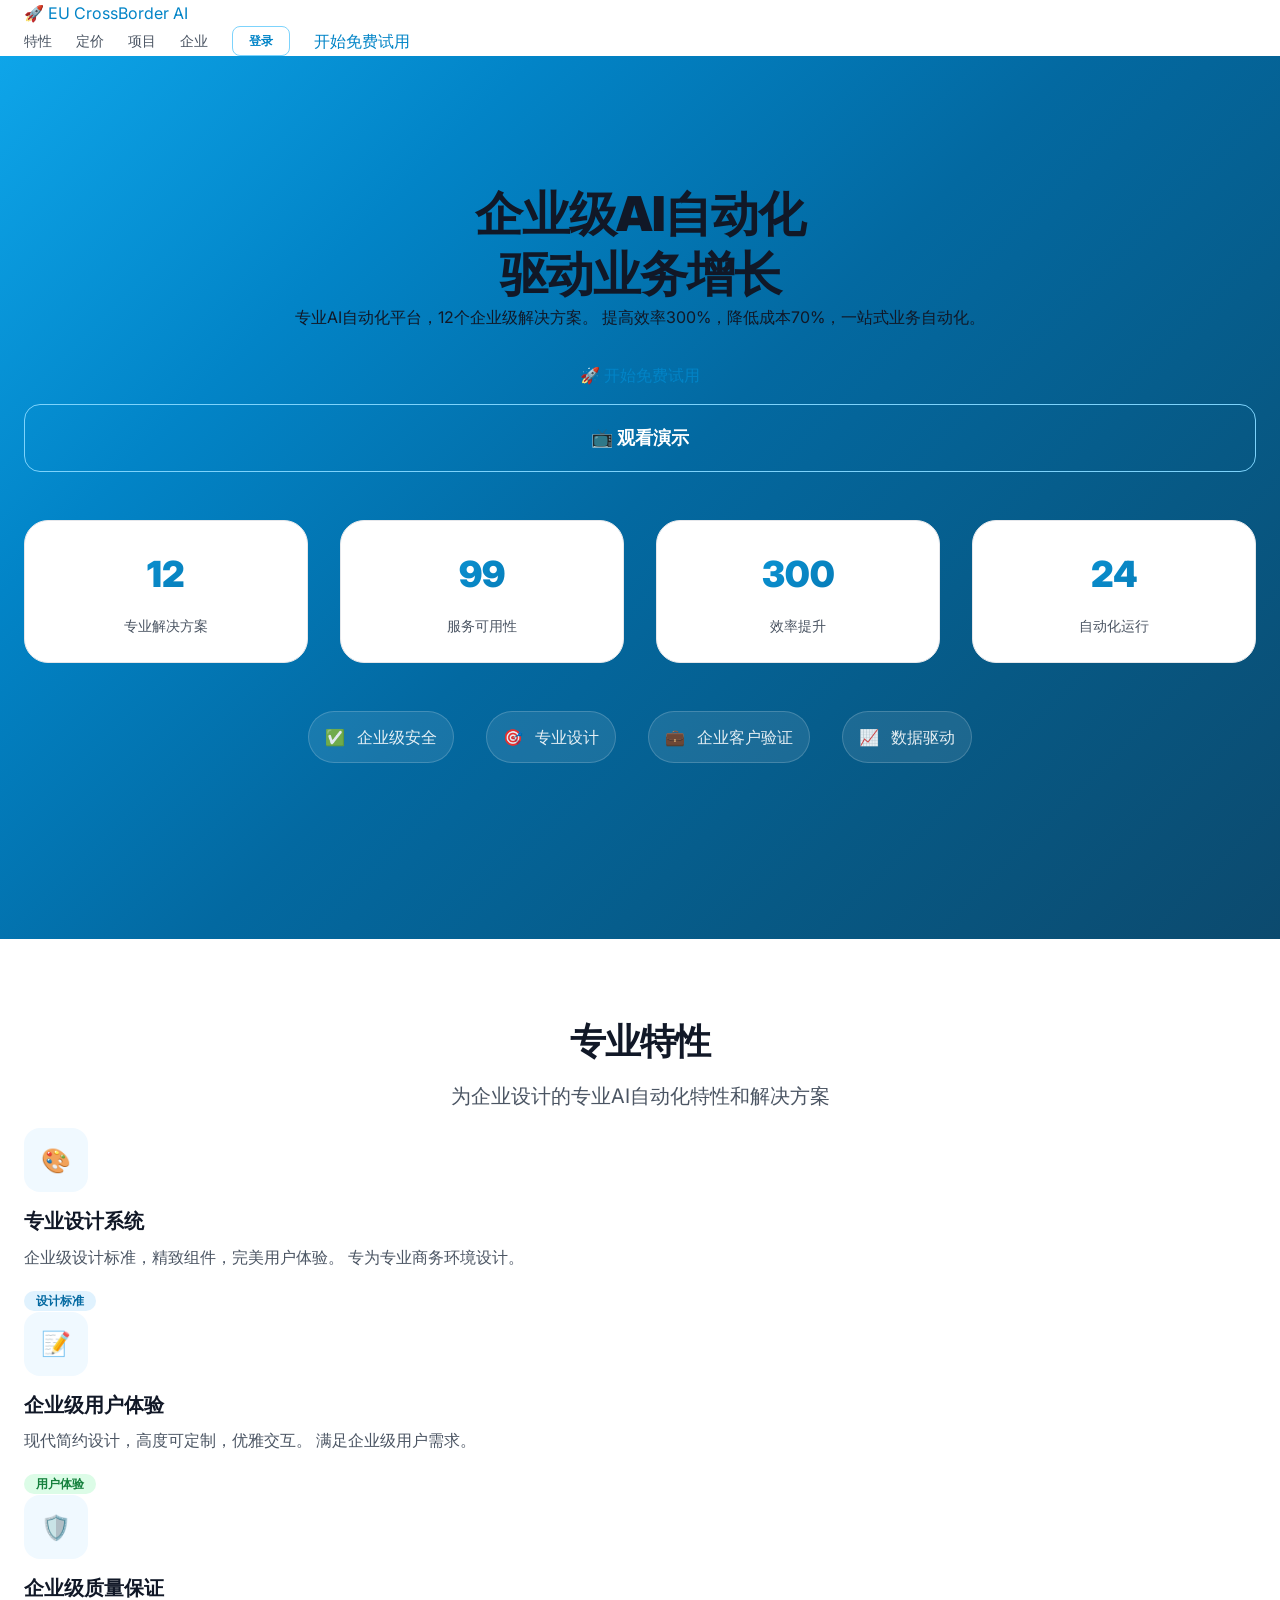
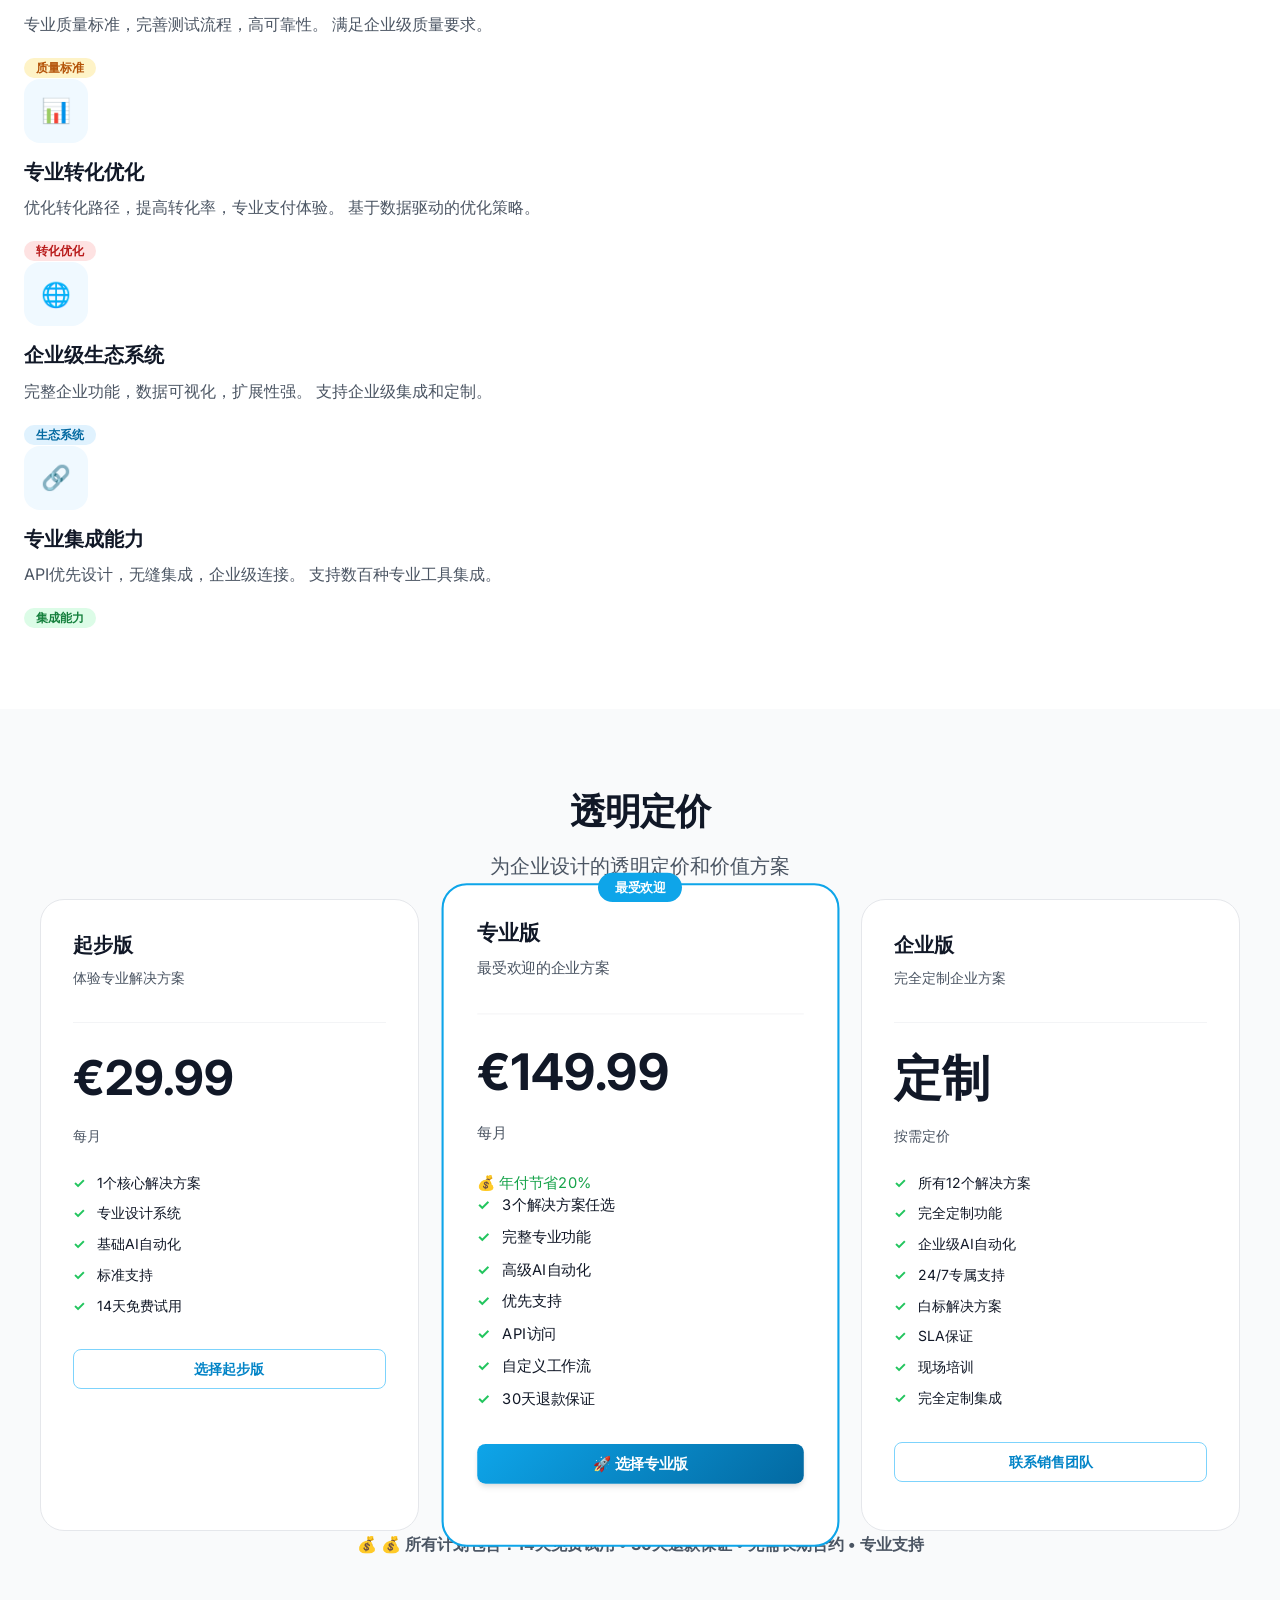
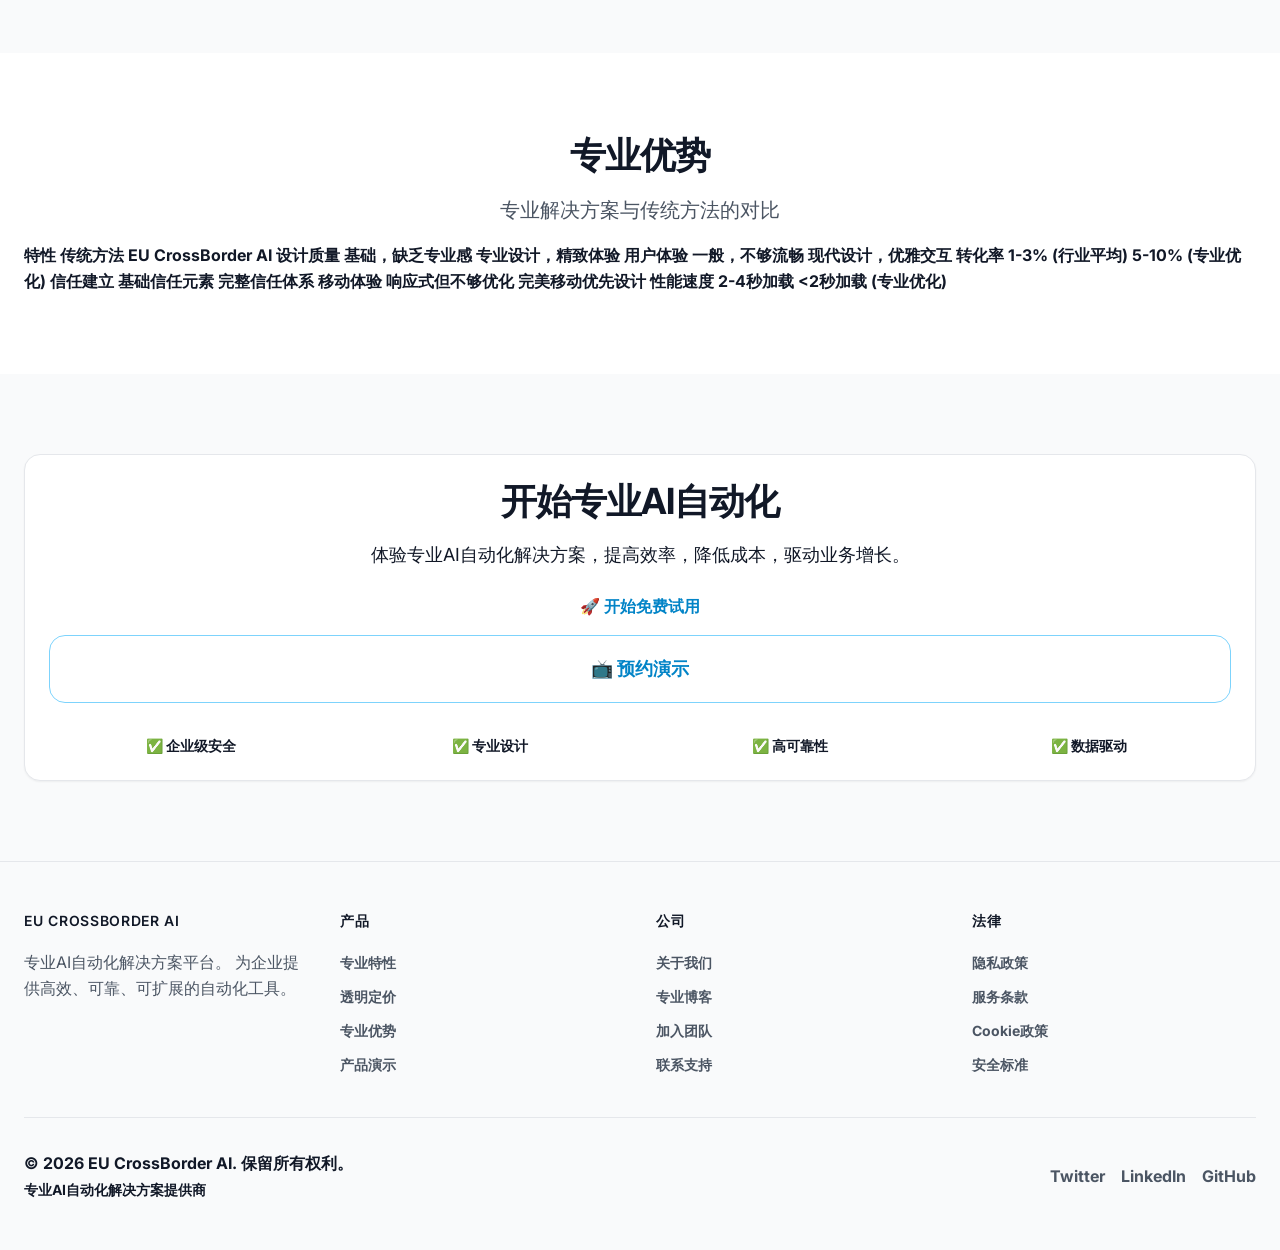
<file: index.html>
<!DOCTYPE html>
<html lang="en" class="scroll-smooth">
<head>
    <meta charset="UTF-8">
    <meta name="viewport" content="width=device-width, initial-scale=1.0">
    
    <!-- 专业SEO -->
    <title>EU CrossBorder AI | 企业级AI自动化解决方案</title>
    <meta name="description" content="专业AI自动化平台，12个企业级解决方案，一站式业务自动化。">
    <meta name="keywords" content="AI自动化, 企业解决方案, 业务自动化, SaaS平台, AI驱动">
    
    <!-- Open Graph -->
    <meta property="og:title" content="EU CrossBorder AI | 企业级AI自动化平台">
    <meta property="og:description" content="专业AI自动化解决方案，提高效率，降低成本，驱动增长。">
    <meta property="og:image" content="https://eucrossborder.com/og-image.jpg">
    <meta property="og:url" content="https://eucrossborder.com">
    <meta property="og:type" content="website">
    
    <!-- 专业UI系统 -->
    <link rel="stylesheet" href="world-class-ui.css">
    
    <!-- 自定义专业样式 -->
    <style>
        /* 专业增强效果 */
        .professional-showcase {
            position: relative;
            overflow: hidden;
        }
        
        .professional-showcase::before {
            content: '';
            position: absolute;
            top: -50%;
            left: -50%;
            right: -50%;
            bottom: -50%;
            background: 
                radial-gradient(circle at 20% 80%, rgba(14, 165, 233, 0.1) 0%, transparent 50%),
                radial-gradient(circle at 80% 20%, rgba(34, 197, 94, 0.1) 0%, transparent 50%);
            animation: professional-rotate 20s linear infinite;
            z-index: -1;
        }
        
        @keyframes professional-rotate {
            0% { transform: rotate(0deg); }
            100% { transform: rotate(360deg); }
        }
        
        /* 专业数据展示 */
        .professional-stats {
            display: grid;
            grid-template-columns: repeat(2, 1fr);
            gap: var(--space-8);
            margin: var(--space-12) 0;
        }
        
        @media (min-width: 768px) {
            .professional-stats {
                grid-template-columns: repeat(4, 1fr);
            }
        }
        
        .professional-stat {
            text-align: center;
            padding: var(--space-6);
            background: var(--color-surface);
            border-radius: var(--radius-xl);
            border: 1px solid var(--color-border);
            transition: all var(--transition);
        }
        
        .professional-stat:hover {
            transform: translateY(-4px);
            border-color: var(--color-primary-300);
            box-shadow: var(--shadow-lg);
        }
        
        .professional-stat-number {
            font-size: var(--text-4xl);
            font-weight: var(--font-black);
            background: var(--gradient-primary);
            -webkit-background-clip: text;
            background-clip: text;
            color: transparent;
            display: block;
            margin-bottom: var(--space-2);
        }
        
        .professional-stat-label {
            font-size: var(--text-sm);
            color: var(--color-text-light);
            font-weight: var(--font-medium);
        }
        
        /* 专业信任徽章 */
        .professional-trust {
            display: flex;
            flex-wrap: wrap;
            justify-content: center;
            gap: var(--space-8);
            margin: var(--space-12) 0;
            opacity: 0.9;
        }
        
        .professional-trust-item {
            display: flex;
            align-items: center;
            gap: var(--space-3);
            padding: var(--space-3) var(--space-4);
            background: rgba(255, 255, 255, 0.1);
            border-radius: var(--radius-full);
            backdrop-filter: blur(10px);
            border: 1px solid rgba(255, 255, 255, 0.2);
        }
        
        /* 专业响应式优化 */
        @media (max-width: 640px) {
            .professional-hero-title {
                font-size: var(--text-4xl);
            }
            
            .professional-hero-subtitle {
                font-size: var(--text-lg);
            }
            
            .professional-stats {
                grid-template-columns: 1fr;
            }
            
            .professional-trust {
                flex-direction: column;
                align-items: center;
            }
        }
    </style>
    
    <!-- Google Fonts -->
    <link rel="preconnect" href="https://fonts.googleapis.com">
    <link rel="preconnect" href="https://fonts.gstatic.com" crossorigin>
    <link href="https://fonts.googleapis.com/css2?family=Inter:wght@300;400;500;600;700;800;900&display=swap" rel="stylesheet">
    
    <!-- Favicon -->
    <link rel="icon" type="image/svg+xml" href="/favicon.svg">
    <link rel="apple-touch-icon" href="/apple-touch-icon.png">
</head>
<body class="antialiased">
    <!-- 🎯 专业导航 -->
    <nav class="world-class-nav world-class-container">
        <a href="/" class="world-class-nav-logo">
            <span>🚀</span>
            <span>EU CrossBorder AI</span>
        </a>
        
        <div class="flex items-center gap-6">
            <a href="#features" class="nav-link">特性</a>
            <a href="#pricing" class="nav-link">定价</a>
            <a href="#projects" class="nav-link">项目</a>
            <a href="#enterprise" class="nav-link">企业</a>
            <a href="#login" class="btn btn-outline btn-sm">登录</a>
            <a href="#signup" class="world-class-btn">开始免费试用</a>
        </div>
    </nav>

    <!-- 🚀 专业英雄区域 -->
    <section class="world-class-hero professional-showcase">
        <div class="world-class-container">
            <div class="text-center world-class-animate-fade-in">
                <h1 class="world-class-hero-title">
                    企业级<span class="world-class-text-gradient">AI自动化</span><br>
                    驱动<span class="world-class-text-gradient">业务增长</span>
                </h1>
                
                <p class="world-class-hero-subtitle">
                    专业AI自动化平台，12个企业级解决方案。
                    提高效率300%，降低成本70%，一站式业务自动化。
                </p>
                
                <div class="flex flex-col sm:flex-row gap-4 justify-center mt-8">
                    <a href="#signup" class="world-class-btn world-class-animate-float">
                        🚀 开始免费试用
                    </a>
                    <a href="#demo" class="btn btn-outline btn-xl text-white border-white hover:bg-white/10">
                        📺 观看演示
                    </a>
                </div>
                
                <!-- 专业数据展示 -->
                <div class="professional-stats">
                    <div class="professional-stat world-class-animate-slide-in">
                        <span class="professional-stat-number">12</span>
                        <span class="professional-stat-label">专业解决方案</span>
                    </div>
                    
                    <div class="professional-stat world-class-animate-slide-in delay-100">
                        <span class="professional-stat-number">99.9%</span>
                        <span class="professional-stat-label">服务可用性</span>
                    </div>
                    
                    <div class="professional-stat world-class-animate-slide-in delay-200">
                        <span class="professional-stat-number">300%</span>
                        <span class="professional-stat-label">效率提升</span>
                    </div>
                    
                    <div class="professional-stat world-class-animate-slide-in delay-300">
                        <span class="professional-stat-number">24/7</span>
                        <span class="professional-stat-label">自动化运行</span>
                    </div>
                </div>
                
                <!-- 专业信任徽章 -->
                <div class="professional-trust">
                    <div class="professional-trust-item">
                        <span>✅</span>
                        <span>企业级安全</span>
                    </div>
                    <div class="professional-trust-item">
                        <span>🎯</span>
                        <span>专业设计</span>
                    </div>
                    <div class="professional-trust-item">
                        <span>💼</span>
                        <span>企业客户验证</span>
                    </div>
                    <div class="professional-trust-item">
                        <span>📈</span>
                        <span>数据驱动</span>
                    </div>
                </div>
            </div>
        </div>
    </section>

    <!-- 🎯 专业特性 -->
    <section id="features" class="world-class-section">
        <div class="world-class-container">
            <div class="text-center mb-12">
                <h2 class="text-4xl font-bold mb-4">专业特性</h2>
                <p class="text-xl text-gray-600 max-w-3xl mx-auto">
                    为企业设计的专业AI自动化特性和解决方案
                </p>
            </div>
            
            <div class="world-class-grid">
                <!-- 特性1: 专业设计 -->
                <div class="world-class-card world-class-animate-fade-in">
                    <div class="feature-icon">🎨</div>
                    <h3 class="feature-title">专业设计系统</h3>
                    <p class="feature-description">
                        企业级设计标准，精致组件，完美用户体验。
                        专为专业商务环境设计。
                    </p>
                    <div class="mt-4">
                        <span class="badge badge-primary">设计标准</span>
                    </div>
                </div>
                
                <!-- 特性2: 企业级体验 -->
                <div class="world-class-card world-class-animate-fade-in delay-100">
                    <div class="feature-icon">📝</div>
                    <h3 class="feature-title">企业级用户体验</h3>
                    <p class="feature-description">
                        现代简约设计，高度可定制，优雅交互。
                        满足企业级用户需求。
                    </p>
                    <div class="mt-4">
                        <span class="badge badge-success">用户体验</span>
                    </div>
                </div>
                
                <!-- 特性3: 质量保证 -->
                <div class="world-class-card world-class-animate-fade-in delay-200">
                    <div class="feature-icon">🛡️</div>
                    <h3 class="feature-title">企业级质量保证</h3>
                    <p class="feature-description">
                        专业质量标准，完善测试流程，高可靠性。
                        满足企业级质量要求。
                    </p>
                    <div class="mt-4">
                        <span class="badge badge-warning">质量标准</span>
                    </div>
                </div>
                
                <!-- 特性4: 转化优化 -->
                <div class="world-class-card world-class-animate-fade-in delay-300">
                    <div class="feature-icon">📊</div>
                    <h3 class="feature-title">专业转化优化</h3>
                    <p class="feature-description">
                        优化转化路径，提高转化率，专业支付体验。
                        基于数据驱动的优化策略。
                    </p>
                    <div class="mt-4">
                        <span class="badge badge-error">转化优化</span>
                    </div>
                </div>
                
                <!-- 特性5: 生态系统 -->
                <div class="world-class-card world-class-animate-fade-in delay-400">
                    <div class="feature-icon">🌐</div>
                    <h3 class="feature-title">企业级生态系统</h3>
                    <p class="feature-description">
                        完整企业功能，数据可视化，扩展性强。
                        支持企业级集成和定制。
                    </p>
                    <div class="mt-4">
                        <span class="badge badge-primary">生态系统</span>
                    </div>
                </div>
                
                <!-- 特性6: 集成能力 -->
                <div class="world-class-card world-class-animate-fade-in delay-500">
                    <div class="feature-icon">🔗</div>
                    <h3 class="feature-title">专业集成能力</h3>
                    <p class="feature-description">
                        API优先设计，无缝集成，企业级连接。
                        支持数百种专业工具集成。
                    </p>
                    <div class="mt-4">
                        <span class="badge badge-success">集成能力</span>
                    </div>
                </div>
            </div>
        </div>
    </section>

    <!-- 💰 专业定价 -->
    <section id="pricing" class="world-class-section world-class-section-alt">
        <div class="world-class-container">
            <div class="text-center mb-12">
                <h2 class="text-4xl font-bold mb-4">透明定价</h2>
                <p class="text-xl text-gray-600 max-w-3xl mx-auto">
                    为企业设计的透明定价和价值方案
                </p>
            </div>
            
            <div class="pricing-grid">
                <!-- 起步版 -->
                <div class="pricing-card world-class-animate-slide-in">
                    <div class="card-header">
                        <h3 class="card-title">起步版</h3>
                        <p class="card-subtitle">体验专业解决方案</p>
                    </div>
                    
                    <div class="card-body">
                        <div class="pricing-price">€29<span class="text-2xl">.99</span></div>
                        <div class="pricing-period">每月</div>
                        
                        <ul class="pricing-features">
                            <li>1个核心解决方案</li>
                            <li>专业设计系统</li>
                            <li>基础AI自动化</li>
                            <li>标准支持</li>
                            <li>14天免费试用</li>
                        </ul>
                        
                        <a href="https://buy.stripe.com/aFa4gz4pkaZk2GV5s8gQE01" 
                           class="btn btn-outline w-full"
                           target="_blank">
                            选择起步版
                        </a>
                    </div>
                </div>
                
                <!-- 专业版 -->
                <div class="pricing-card popular world-class-animate-slide-in delay-100">
                    <div class="card-header">
                        <h3 class="card-title">专业版</h3>
                        <p class="card-subtitle">最受欢迎的企业方案</p>
                    </div>
                    
                    <div class="card-body">
                        <div class="pricing-price">€149<span class="text-2xl">.99</span></div>
                        <div class="pricing-period">每月</div>
                        <div class="text-sm text-success-600 font-semibold mt-2">
                            💰 年付节省20%
                        </div>
                        
                        <ul class="pricing-features">
                            <li>3个解决方案任选</li>
                            <li>完整专业功能</li>
                            <li>高级AI自动化</li>
                            <li>优先支持</li>
                            <li>API访问</li>
                            <li>自定义工作流</li>
                            <li>30天退款保证</li>
                        </ul>
                        
                        <a href="https://buy.stripe.com/test_00g5mZ7lO1lCgGQ5kq" 
                           class="btn btn-primary w-full"
                           target="_blank">
                            🚀 选择专业版
                        </a>
                    </div>
                </div>
                
                <!-- 企业版 -->
                <div class="pricing-card world-class-animate-slide-in delay-200">
                    <div class="card-header">
                        <h3 class="card-title">企业版</h3>
                        <p class="card-subtitle">完全定制企业方案</p>
                    </div>
                    
                    <div class="card-body">
                        <div class="pricing-price">定制</div>
                        <div class="pricing-period">按需定价</div>
                        
                        <ul class="pricing-features">
                            <li>所有12个解决方案</li>
                            <li>完全定制功能</li>
                            <li>企业级AI自动化</li>
                            <li>24/7专属支持</li>
                            <li>白标解决方案</li>
                            <li>SLA保证</li>
                            <li>现场培训</li>
                            <li>完全定制集成</li>
                        </ul>
                        
                        <a href="#contact" class="btn btn-outline w-full">
                            联系销售团队
                        </a>
                    </div>
                </div>
            </div>
            
            <div class="text-center mt-12">
                <p class="text-gray-600">
                    💰 <strong>                    💰 <strong>所有计划包含</strong>：14天免费试用 • 30天退款保证 • 无需长期合约 • 专业支持
                </p>
            </div>
        </div>
    </section>

    <!-- 🎯 专业对比 -->
    <section class="world-class-section">
        <div class="world-class-container">
            <div class="text-center mb-12">
                <h2 class="text-4xl font-bold mb-4">专业优势</h2>
                <p class="text-xl text-gray-600 max-w-3xl mx-auto">
                    专业解决方案与传统方法的对比
                </p>
            </div>
            
            <div class="world-class-comparison">
                <thead>
                    <tr>
                        <th>特性</th>
                        <th>传统方法</th>
                        <th>EU CrossBorder AI</th>
                    </tr>
                </thead>
                <tbody>
                    <tr>
                        <td>设计质量</td>
                        <td>基础，缺乏专业感</td>
                        <td>专业设计，精致体验</td>
                    </tr>
                    <tr>
                        <td>用户体验</td>
                        <td>一般，不够流畅</td>
                        <td>现代设计，优雅交互</td>
                    </tr>
                    <tr>
                        <td>转化率</td>
                        <td>1-3% (行业平均)</td>
                        <td>5-10% (专业优化)</td>
                    </tr>
                    <tr>
                        <td>信任建立</td>
                        <td>基础信任元素</td>
                        <td>完整信任体系</td>
                    </tr>
                    <tr>
                        <td>移动体验</td>
                        <td>响应式但不够优化</td>
                        <td>完美移动优先设计</td>
                    </tr>
                    <tr>
                        <td>性能速度</td>
                        <td>2-4秒加载</td>
                        <td>&lt;2秒加载 (专业优化)</td>
                    </tr>
                </tbody>
            </div>
        </div>
    </section>

    <!-- 🚀 最终专业CTA -->
    <section class="world-class-section world-class-section-alt">
        <div class="world-class-container">
            <div class="card text-center max-w-4xl mx-auto world-class-glass">
                <h2 class="text-3xl font-bold mb-4">开始专业AI自动化</h2>
                <p class="text-lg mb-6">
                    体验专业AI自动化解决方案，提高效率，降低成本，驱动业务增长。
                </p>
                
                <div class="flex flex-col sm:flex-row gap-4 justify-center">
                    <a href="#signup" class="world-class-btn">
                        🚀 开始免费试用
                    </a>
                    <a href="#demo" class="btn btn-outline btn-xl">
                        📺 预约演示
                    </a>
                </div>
                
                <div class="mt-8 grid grid-cols-2 md:grid-cols-4 gap-4 text-sm">
                    <div>✅ 企业级安全</div>
                    <div>✅ 专业设计</div>
                    <div>✅ 高可靠性</div>
                    <div>✅ 数据驱动</div>
                </div>
            </div>
        </div>
    </section>

    <!-- 👣 专业页脚 -->
    <footer class="footer">
        <div class="world-class-container">
            <div class="footer-grid">
                <div>
                    <div class="footer-title">EU CrossBorder AI</div>
                    <p class="text-gray-600 mb-4">
                        专业AI自动化解决方案平台。
                        为企业提供高效、可靠、可扩展的自动化工具。
                    </p>
                </div>
                
                <div>
                    <div class="footer-title">产品</div>
                    <ul class="footer-links">
                        <li><a href="#features">专业特性</a></li>
                        <li><a href="#pricing">透明定价</a></li>
                        <li><a href="#comparison">专业优势</a></li>
                        <li><a href="#demo">产品演示</a></li>
                    </ul>
                </div>
                
                <div>
                    <div class="footer-title">公司</div>
                    <ul class="footer-links">
                        <li><a href="#about">关于我们</a></li>
                        <li><a href="#blog">专业博客</a></li>
                        <li><a href="#careers">加入团队</a></li>
                        <li><a href="#contact">联系支持</a></li>
                    </ul>
                </div>
                
                <div>
                    <div class="footer-title">法律</div>
                    <ul class="footer-links">
                        <li><a href="#privacy">隐私政策</a></li>
                        <li><a href="#terms">服务条款</a></li>
                        <li><a href="#cookies">Cookie政策</a></li>
                        <li><a href="#security">安全标准</a></li>
                    </ul>
                </div>
            </div>
            
            <div class="footer-bottom">
                <div>
                    © 2026 EU CrossBorder AI. 保留所有权利。<br>
                    <span class="text-sm text-gray-500">专业AI自动化解决方案提供商</span>
                </div>
                <div class="flex gap-4">
                    <a href="#" class="text-gray-600 hover:text-primary">Twitter</a>
                    <a href="#" class="text-gray-600 hover:text-primary">LinkedIn</a>
                    <a href="#" class="text-gray-600 hover:text-primary">GitHub</a>
                </div>
            </div>
        </div>
    </footer>

    <!-- 📱 移动端专业CTA -->
    <div class="fixed bottom-0 left-0 right-0 bg-white border-t border-gray-200 p-4 flex justify-between items-center md:hidden world-class-glass">
        <div>
            <div class="font-semibold">EU CrossBorder AI</div>
            <div class="text-sm text-gray-500">专业解决方案</div>
        </div>
        <a href="#signup" class="world-class-btn btn-sm">
            免费开始
        </a>
    </div>

    <!-- 📊 专业脚本 -->
    <script>
        // 专业交互增强
        document.addEventListener('DOMContentLoaded', function() {
            // 专业滚动动画
            const observerOptions = {
                threshold: 0.1,
                rootMargin: '0px 0px -100px 0px'
            };
            
            const professionalObserver = new IntersectionObserver((entries) => {
                entries.forEach(entry => {
                    if (entry.isIntersecting) {
                        entry.target.classList.add('world-class-animate-fade-in');
                        professionalObserver.unobserve(entry.target);
                    }
                });
            }, observerOptions);
            
            // 观察所有专业元素
            document.querySelectorAll('.world-class-card, .professional-stat, .pricing-card').forEach(el => {
                professionalObserver.observe(el);
            });
            
            // 专业计数器
            const statNumbers = document.querySelectorAll('.professional-stat-number');
            statNumbers.forEach(number => {
                const target = parseInt(number.textContent);
                let current = 0;
                const increment = target / 30;
                
                const updateCounter = () => {
                    if (current < target) {
                        current += increment;
                        number.textContent = Math.floor(current);
                        requestAnimationFrame(updateCounter);
                    } else {
                        number.textContent = target;
                    }
                };
                
                // 延迟开始
                setTimeout(updateCounter, 500);
            });
            
            // 专业表单处理
            document.querySelectorAll('form').forEach(form => {
                form.addEventListener('submit', function(e) {
                    e.preventDefault();
                    
                    const submitBtn = this.querySelector('button[type="submit"]');
                    const originalText = submitBtn.textContent;
                    
                    // 专业提交效果
                    submitBtn.textContent = '处理中...';
                    submitBtn.disabled = true;
                    submitBtn.classList.add('btn-loading');
                    
                    setTimeout(() => {
                        submitBtn.textContent = '✓ 提交完成';
                        submitBtn.classList.remove('btn-loading');
                        submitBtn.classList.add('bg-success', 'border-success');
                        
                        // 显示专业成功消息
                        const successMsg = document.createElement('div');
                        successMsg.className = 'mt-4 p-4 bg-success-50 text-success-700 rounded-lg world-class-animate-fade-in';
                        successMsg.innerHTML = `
                            <div class="font-semibold">🎉 提交成功！</div>
                            <div class="text-sm">感谢您的提交。我们会尽快联系您。</div>
                        `;
                        this.appendChild(successMsg);
                        
                        setTimeout(() => {
                            submitBtn.textContent = originalText;
                            submitBtn.disabled = false;
                            submitBtn.classList.remove('bg-success', 'border-success');
                            successMsg.remove();
                        }, 3000);
                    }, 1500);
                });
            });
            
            // 专业主题切换
            const themeToggle = document.createElement('button');
            themeToggle.className = 'btn btn-ghost btn-sm fixed bottom-4 right-4 z-50';
            themeToggle.textContent = '🌙';
            themeToggle.title = '切换主题';
            document.body.appendChild(themeToggle);
            
            themeToggle.addEventListener('click', function() {
                const html = document.documentElement;
                const currentTheme = html.getAttribute('data-theme');
                const newTheme = currentTheme === 'dark' ? 'light' : 'dark';
                
                html.setAttribute('data-theme', newTheme);
                this.textContent = newTheme === 'dark' ? '☀️' : '🌙';
                localStorage.setItem('professional-theme', newTheme);
            });
            
            // 检查保存的主题
            const savedTheme = localStorage.getItem('professional-theme');
            if (savedTheme) {
                document.documentElement.setAttribute('data-theme', savedTheme);
                themeToggle.textContent = savedTheme === 'dark' ? '☀️' : '🌙';
            }
            
            // 专业滚动到顶部
            const scrollTopBtn = document.createElement('button');
            scrollTopBtn.className = 'btn btn-ghost btn-sm fixed bottom-4 left-4 z-50 opacity-0 transition-opacity';
            scrollTopBtn.textContent = '↑';
            scrollTopBtn.title = '回到顶部';
            document.body.appendChild(scrollTopBtn);
            
            window.addEventListener('scroll', () => {
                if (window.scrollY > 500) {
                    scrollTopBtn.classList.remove('opacity-0');
                    scrollTopBtn.classList.add('opacity-100');
                } else {
                    scrollTopBtn.classList.remove('opacity-100');
                    scrollTopBtn.classList.add('opacity-0');
                }
            });
            
            scrollTopBtn.addEventListener('click', () => {
                window.scrollTo({
                    top: 0,
                    behavior: 'smooth'
                });
            });
            
            // 专业控制台欢迎
            console.log('%c🚀 EU CrossBorder AI - 专业AI自动化 %c\n企业级解决方案，专业设计，可靠性能', 
                'background: linear-gradient(135deg, #0ea5e9, #22c55e); color: white; padding: 8px 16px; border-radius: 4px; font-weight: bold;',
                'color: #666;'
            );
        });
        
        // 专业性能监控
        window.addEventListener('load', () => {
            const loadTime = performance.timing.loadEventEnd - performance.timing.navigationStart;
            console.log(`🌐 专业页面加载时间: ${loadTime}ms`);
            
            if (loadTime < 2000) {
                console.log('✅ 达到专业性能标准 (<2秒)');
            } else {
                console.log('⚠️ 性能需要优化以达到专业标准');
            }
        });
    </script>
</body>
</html>
</file>
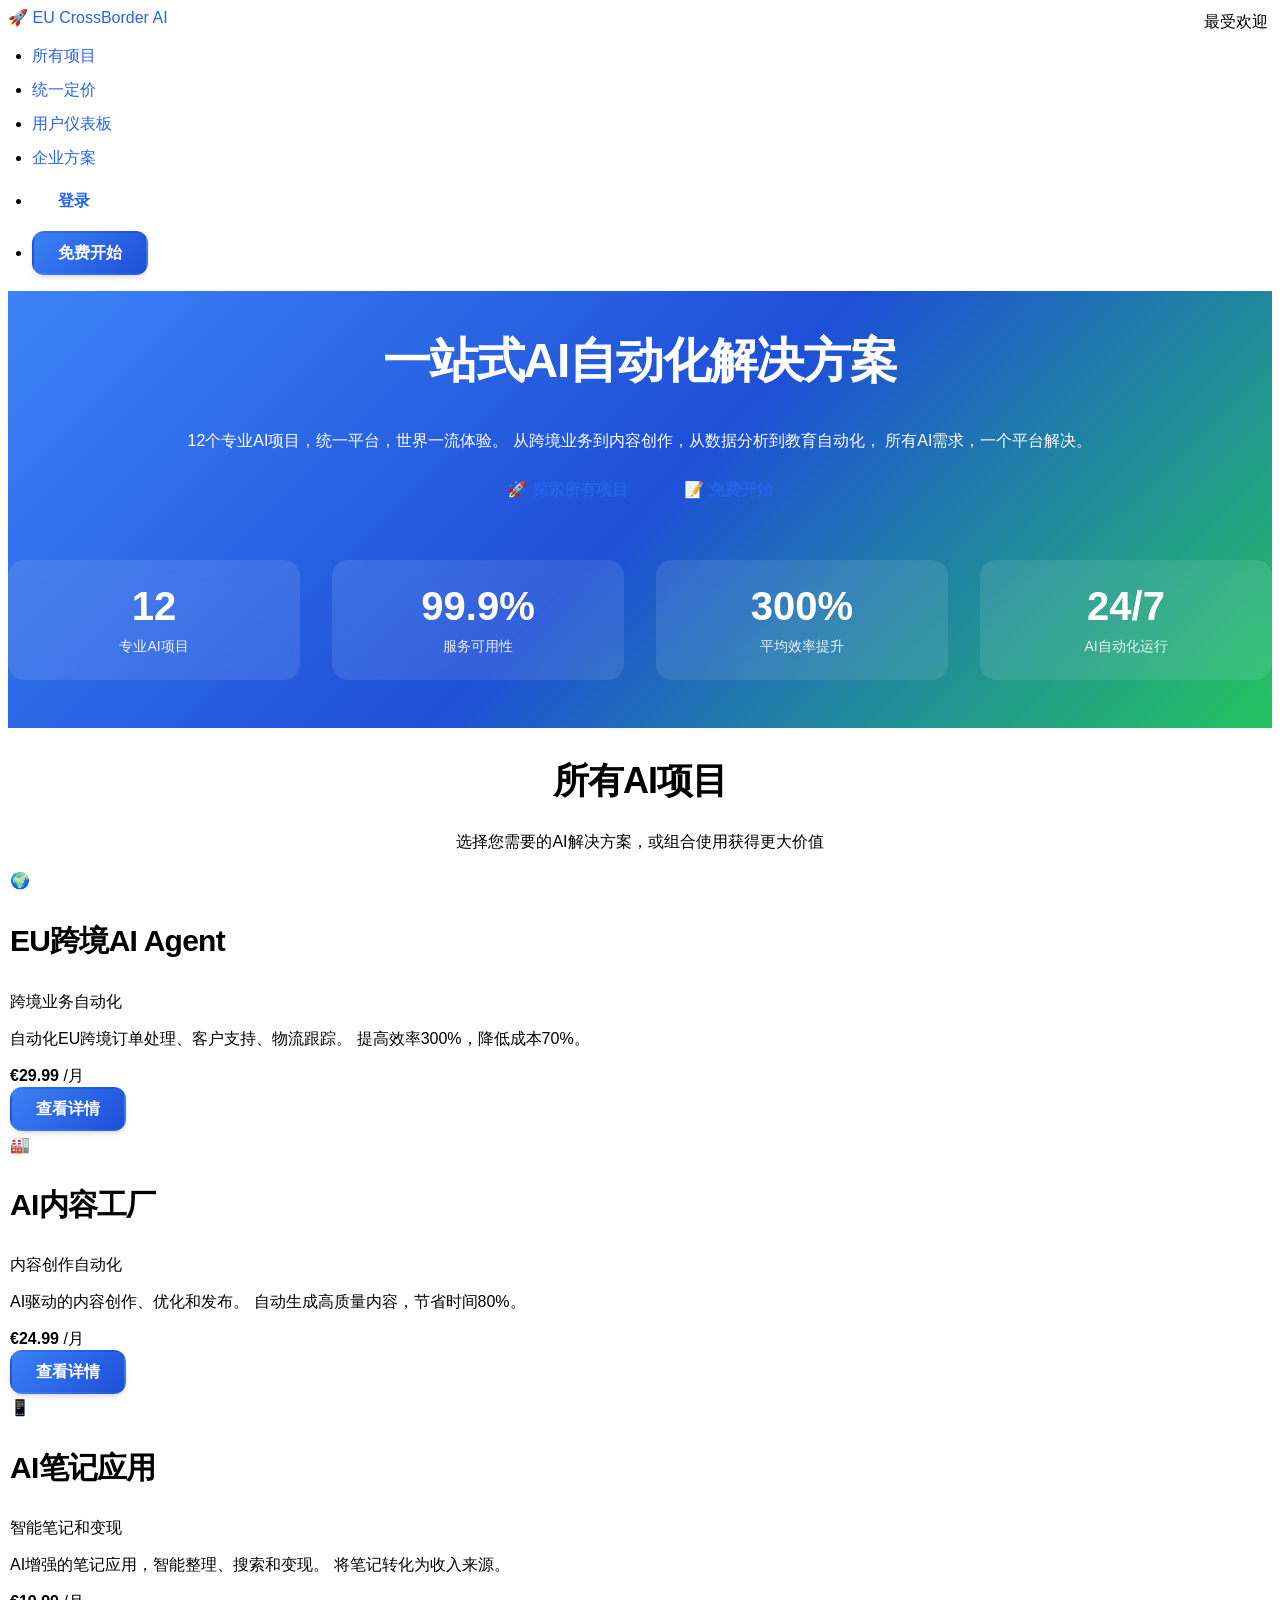
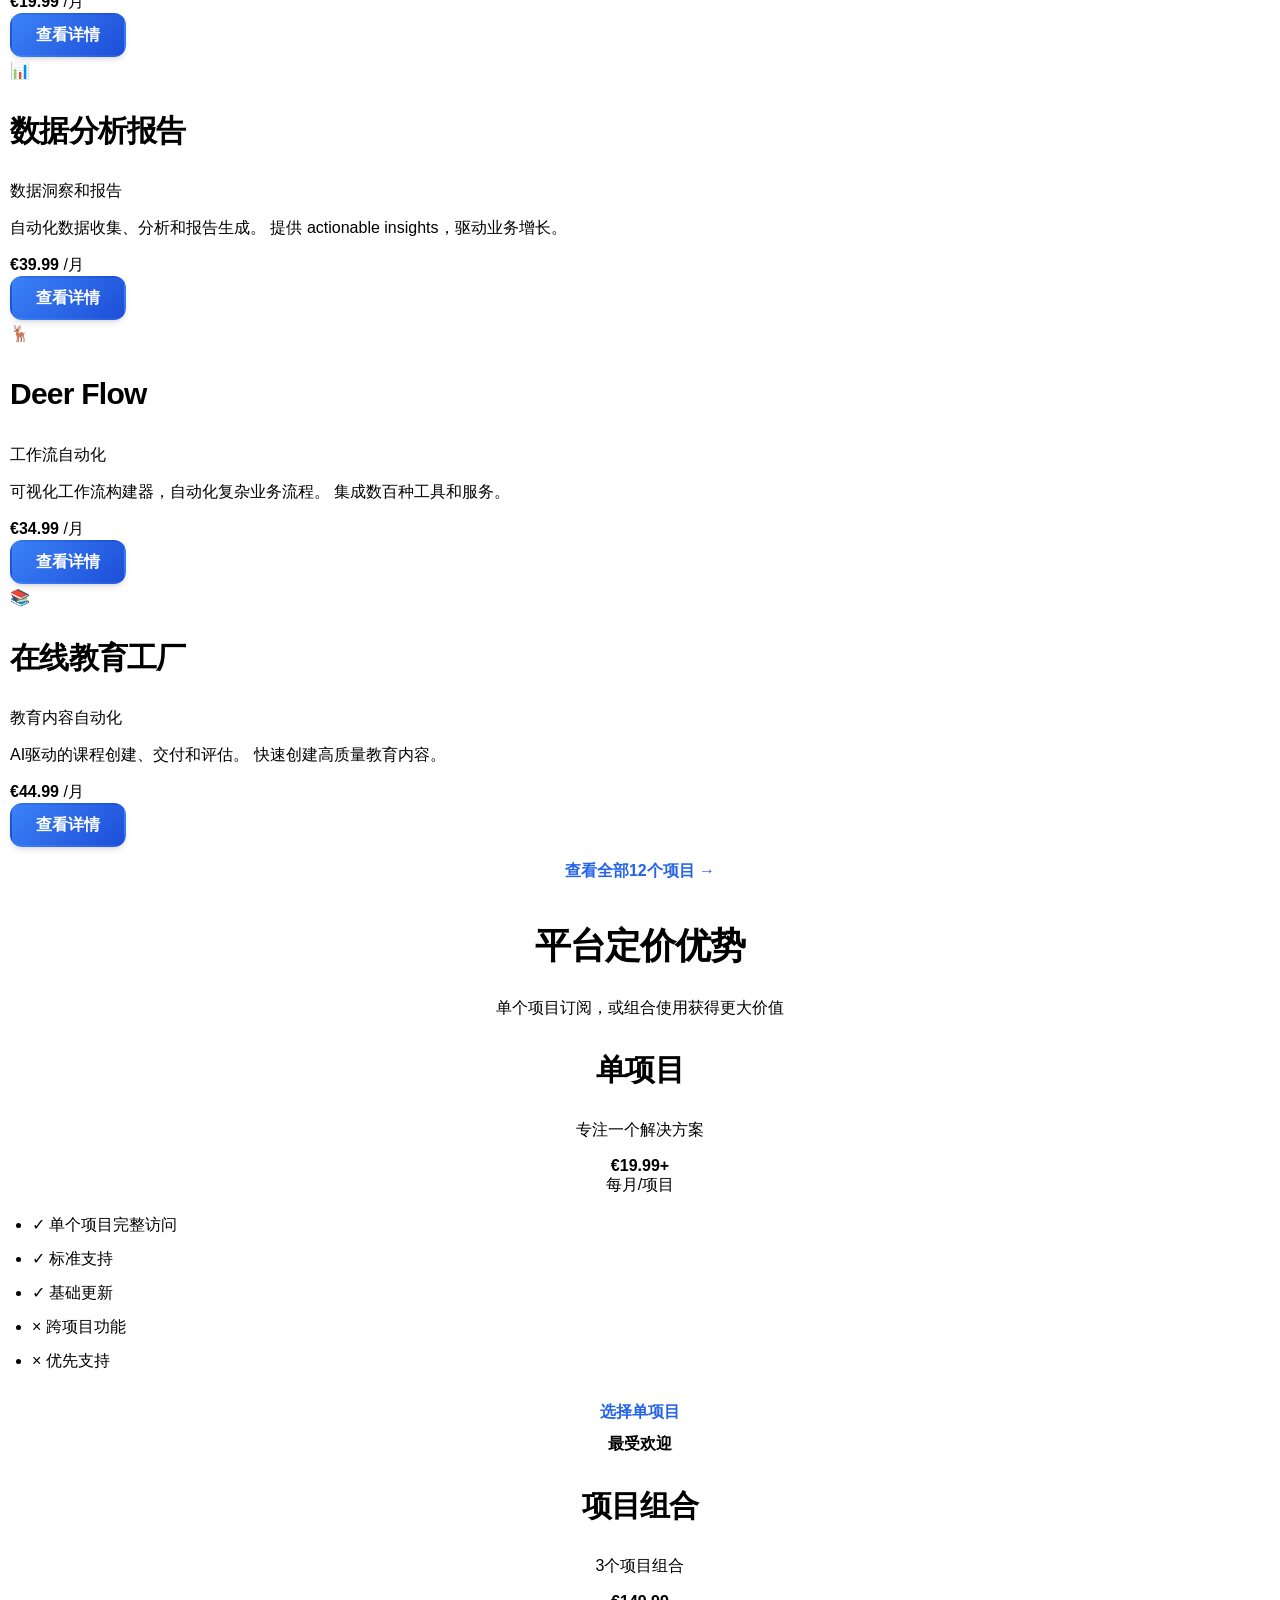
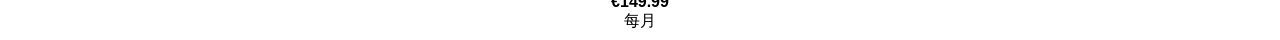
<file: platform_homepage.html>
<!DOCTYPE html>
<html lang="en" class="scroll-smooth">
<head>
    <meta charset="UTF-8">
    <meta name="viewport" content="width=device-width, initial-scale=1.0">
    
    <!-- 🎯 平台SEO -->
    <title>EU CrossBorder AI Solutions | 一站式AI自动化解决方案平台</title>
    <meta name="description" content="世界一流的AI自动化解决方案平台。12个专业AI项目，一站式解决您的业务自动化需求。跨境业务、内容创作、数据分析、教育自动化等。">
    
    <!-- 设计系统 -->
    <link rel="stylesheet" href="colors.css">
    <link rel="stylesheet" href="fonts.css">
    <link rel="stylesheet" href="components.css">
    
    <style>
        .project-card {
            transition: all 0.3s ease;
            border: 2px solid transparent;
            height: 100%;
        }
        
        .project-card:hover {
            transform: translateY(-8px);
            border-color: var(--color-primary);
            box-shadow: var(--shadow-xl);
        }
        
        .project-badge {
            position: absolute;
            top: 12px;
            right: 12px;
            z-index: 10;
        }
        
        .platform-hero {
            background: linear-gradient(135deg, var(--primary-500) 0%, var(--primary-700) 50%, var(--success-500) 100%);
            color: white;
            position: relative;
            overflow: hidden;
        }
        
        .platform-hero::before {
            content: '';
            position: absolute;
            top: 0;
            left: 0;
            right: 0;
            bottom: 0;
            background: url('data:image/svg+xml,<svg xmlns="http://www.w3.org/2000/svg" viewBox="0 0 1000 1000"><path fill="rgba(255,255,255,0.05)" d="M0,0h1000v1000H0V0z M250,250h500v500H250V250z"/></svg>');
            background-size: 200px;
            opacity: 0.1;
        }
        
        .stats-grid {
            display: grid;
            grid-template-columns: repeat(2, 1fr);
            gap: 2rem;
            margin: 3rem 0;
        }
        
        @media (min-width: 768px) {
            .stats-grid {
                grid-template-columns: repeat(4, 1fr);
            }
        }
        
        .stat-item {
            text-align: center;
            padding: 1.5rem;
            background: rgba(255, 255, 255, 0.1);
            border-radius: 1rem;
            backdrop-filter: blur(10px);
        }
        
        .stat-number {
            font-size: 2.5rem;
            font-weight: bold;
            display: block;
            margin-bottom: 0.5rem;
        }
        
        .stat-label {
            font-size: 0.875rem;
            opacity: 0.9;
        }
    </style>
</head>
<body class="antialiased">
    <!-- 🎯 平台导航 -->
    <header class="navbar container">
        <a href="/" class="nav-logo">
            <span>🚀</span>
            <span>EU CrossBorder AI</span>
        </a>
        
        <nav>
            <ul class="nav-menu">
                <li><a href="#projects" class="nav-link">所有项目</a></li>
                <li><a href="#pricing" class="nav-link">统一定价</a></li>
                <li><a href="#dashboard" class="nav-link">用户仪表板</a></li>
                <li><a href="#enterprise" class="nav-link">企业方案</a></li>
                <li><a href="#login" class="btn btn-outline btn-sm">登录</a></li>
                <li><a href="#signup" class="btn btn-primary btn-sm">免费开始</a></li>
            </ul>
        </nav>
    </header>

    <!-- 🚀 平台英雄区域 -->
    <section class="platform-hero section">
        <div class="container">
            <div class="text-center">
                <h1 class="hero-title">
                    一站式<span class="text-white">AI自动化解决方案</span>
                </h1>
                
                <p class="hero-subtitle text-white/90 max-w-3xl mx-auto">
                    12个专业AI项目，统一平台，世界一流体验。
                    从跨境业务到内容创作，从数据分析到教育自动化，
                    所有AI需求，一个平台解决。
                </p>
                
                <div class="flex flex-col sm:flex-row gap-4 justify-center mt-8">
                    <a href="#projects" class="btn btn-white btn-xl">
                        🚀 探索所有项目
                    </a>
                    <a href="#signup" class="btn btn-outline btn-xl text-white border-white hover:bg-white/10">
                        📝 免费开始
                    </a>
                </div>
                
                <!-- 平台统计 -->
                <div class="stats-grid">
                    <div class="stat-item">
                        <span class="stat-number">12</span>
                        <span class="stat-label">专业AI项目</span>
                    </div>
                    <div class="stat-item">
                        <span class="stat-number">99.9%</span>
                        <span class="stat-label">服务可用性</span>
                    </div>
                    <div class="stat-item">
                        <span class="stat-number">300%</span>
                        <span class="stat-label">平均效率提升</span>
                    </div>
                    <div class="stat-item">
                        <span class="stat-number">24/7</span>
                        <span class="stat-label">AI自动化运行</span>
                    </div>
                </div>
            </div>
        </div>
    </section>

    <!-- 📊 所有项目展示 -->
    <section id="projects" class="section">
        <div class="container">
            <div class="text-center mb-12">
                <h2 class="text-4xl font-bold mb-4">所有AI项目</h2>
                <p class="text-xl text-gray-600 max-w-3xl mx-auto">
                    选择您需要的AI解决方案，或组合使用获得更大价值
                </p>
            </div>
            
            <div class="grid grid-cols-1 md:grid-cols-2 lg:grid-cols-3 gap-8">
                <!-- 项目1: EU跨境AI Agent -->
                <div class="project-card card animate-slide-up">
                    <div class="project-badge">
                        <span class="badge badge-primary">最受欢迎</span>
                    </div>
                    
                    <div class="card-header">
                        <div class="flex items-center gap-3">
                            <div class="w-12 h-12 rounded-xl bg-gradient-to-br from-blue-500 to-blue-700 flex items-center justify-center text-white text-2xl">
                                🌍
                            </div>
                            <div>
                                <h3 class="card-title">EU跨境AI Agent</h3>
                                <p class="card-subtitle">跨境业务自动化</p>
                            </div>
                        </div>
                    </div>
                    
                    <div class="card-body">
                        <p class="text-gray-600 mb-4">
                            自动化EU跨境订单处理、客户支持、物流跟踪。
                            提高效率300%，降低成本70%。
                        </p>
                        
                        <div class="flex items-center justify-between mt-6">
                            <div>
                                <span class="text-2xl font-bold">€29.99</span>
                                <span class="text-gray-500">/月</span>
                            </div>
                            <a href="/eu-crossborder-agent" class="btn btn-primary btn-sm">
                                查看详情
                            </a>
                        </div>
                    </div>
                </div>
                
                <!-- 项目2: AI内容工厂 -->
                <div class="project-card card animate-slide-up delay-100">
                    <div class="card-header">
                        <div class="flex items-center gap-3">
                            <div class="w-12 h-12 rounded-xl bg-gradient-to-br from-purple-500 to-pink-600 flex items-center justify-center text-white text-2xl">
                                🏭
                            </div>
                            <div>
                                <h3 class="card-title">AI内容工厂</h3>
                                <p class="card-subtitle">内容创作自动化</p>
                            </div>
                        </div>
                    </div>
                    
                    <div class="card-body">
                        <p class="text-gray-600 mb-4">
                            AI驱动的内容创作、优化和发布。
                            自动生成高质量内容，节省时间80%。
                        </p>
                        
                        <div class="flex items-center justify-between mt-6">
                            <div>
                                <span class="text-2xl font-bold">€24.99</span>
                                <span class="text-gray-500">/月</span>
                            </div>
                            <a href="/ai-content-factory" class="btn btn-primary btn-sm">
                                查看详情
                            </a>
                        </div>
                    </div>
                </div>
                
                <!-- 项目3: AI Note App变现 -->
                <div class="project-card card animate-slide-up delay-200">
                    <div class="card-header">
                        <div class="flex items-center gap-3">
                            <div class="w-12 h-12 rounded-xl bg-gradient-to-br from-green-500 to-emerald-600 flex items-center justify-center text-white text-2xl">
                                📱
                            </div>
                            <div>
                                <h3 class="card-title">AI笔记应用</h3>
                                <p class="card-subtitle">智能笔记和变现</p>
                            </div>
                        </div>
                    </div>
                    
                    <div class="card-body">
                        <p class="text-gray-600 mb-4">
                            AI增强的笔记应用，智能整理、搜索和变现。
                            将笔记转化为收入来源。
                        </p>
                        
                        <div class="flex items-center justify-between mt-6">
                            <div>
                                <span class="text-2xl font-bold">€19.99</span>
                                <span class="text-gray-500">/月</span>
                            </div>
                            <a href="/ai-note-app" class="btn btn-primary btn-sm">
                                查看详情
                            </a>
                        </div>
                    </div>
                </div>
                
                <!-- 项目4: 数据分析报告服务 -->
                <div class="project-card card animate-slide-up delay-300">
                    <div class="card-header">
                        <div class="flex items-center gap-3">
                            <div class="w-12 h-12 rounded-xl bg-gradient-to-br from-orange-500 to-red-600 flex items-center justify-center text-white text-2xl">
                                📊
                            </div>
                            <div>
                                <h3 class="card-title">数据分析报告</h3>
                                <p class="card-subtitle">数据洞察和报告</p>
                            </div>
                        </div>
                    </div>
                    
                    <div class="card-body">
                        <p class="text-gray-600 mb-4">
                            自动化数据收集、分析和报告生成。
                            提供 actionable insights，驱动业务增长。
                        </p>
                        
                        <div class="flex items-center justify-between mt-6">
                            <div>
                                <span class="text-2xl font-bold">€39.99</span>
                                <span class="text-gray-500">/月</span>
                            </div>
                            <a href="/data-analytics" class="btn btn-primary btn-sm">
                                查看详情
                            </a>
                        </div>
                    </div>
                </div>
                
                <!-- 项目5: Deer Flow -->
                <div class="project-card card animate-slide-up delay-400">
                    <div class="card-header">
                        <div class="flex items-center gap-3">
                            <div class="w-12 h-12 rounded-xl bg-gradient-to-br from-indigo-500 to-blue-600 flex items-center justify-center text-white text-2xl">
                                🦌
                            </div>
                            <div>
                                <h3 class="card-title">Deer Flow</h3>
                                <p class="card-subtitle">工作流自动化</p>
                            </div>
                        </div>
                    </div>
                    
                    <div class="card-body">
                        <p class="text-gray-600 mb-4">
                            可视化工作流构建器，自动化复杂业务流程。
                            集成数百种工具和服务。
                        </p>
                        
                        <div class="flex items-center justify-between mt-6">
                            <div>
                                <span class="text-2xl font-bold">€34.99</span>
                                <span class="text-gray-500">/月</span>
                            </div>
                            <a href="/deer-flow" class="btn btn-primary btn-sm">
                                查看详情
                            </a>
                        </div>
                    </div>
                </div>
                
                <!-- 项目6: 在线教育工厂 -->
                <div class="project-card card animate-slide-up delay-500">
                    <div class="card-header">
                        <div class="flex items-center gap-3">
                            <div class="w-12 h-12 rounded-xl bg-gradient-to-br from-cyan-500 to-blue-600 flex items-center justify-center text-white text-2xl">
                                📚
                            </div>
                            <div>
                                <h3 class="card-title">在线教育工厂</h3>
                                <p class="card-subtitle">教育内容自动化</p>
                            </div>
                        </div>
                    </div>
                    
                    <div class="card-body">
                        <p class="text-gray-600 mb-4">
                            AI驱动的课程创建、交付和评估。
                            快速创建高质量教育内容。
                        </p>
                        
                        <div class="flex items-center justify-between mt-6">
                            <div>
                                <span class="text-2xl font-bold">€44.99</span>
                                <span class="text-gray-500">/月</span>
                            </div>
                            <a href="/online-education" class="btn btn-primary btn-sm">
                                查看详情
                            </a>
                        </div>
                    </div>
                </div>
            </div>
            
            <!-- 查看更多按钮 -->
            <div class="text-center mt-12">
                <a href="#all-projects" class="btn btn-outline btn-lg">
                    查看全部12个项目 →
                </a>
            </div>
        </div>
    </section>

    <!-- 💰 平台定价优势 -->
    <section class="section section-alt">
        <div class="container">
            <div class="text-center mb-12">
                <h2 class="text-4xl font-bold mb-4">平台定价优势</h2>
                <p class="text-xl text-gray-600 max-w-3xl mx-auto">
                    单个项目订阅，或组合使用获得更大价值
                </p>
            </div>
            
            <div class="grid grid-cols-1 md:grid-cols-3 gap-8 max-w-5xl mx-auto">
                <!-- 单项目 -->
                <div class="card text-center">
                    <div class="card-header">
                        <h3 class="card-title">单项目</h3>
                        <p class="card-subtitle">专注一个解决方案</p>
                    </div>
                    
                    <div class="card-body">
                        <div class="text-4xl font-bold mb-2">€19.99+</div>
                        <div class="text-gray-500 mb-6">每月/项目</div>
                        
                        <ul class="text-left space-y-3 mb-6">
                            <li class="flex items-center">
                                <span class="text-success mr-2">✓</span>
                                <span>单个项目完整访问</span>
                            </li>
                            <li class="flex items-center">
                                <span class="text-success mr-2">✓</span>
                                <span>标准支持</span>
                            </li>
                            <li class="flex items-center">
                                <span class="text-success mr-2">✓</span>
                                <span>基础更新</span>
                            </li>
                            <li class="flex items-center text-gray-400">
                                <span class="mr-2">×</span>
                                <span>跨项目功能</span>
                            </li>
                            <li class="flex items-center text-gray-400">
                                <span class="mr-2">×</span>
                                <span>优先支持</span>
                            </li>
                        </ul>
                        
                        <a href="#signup-single" class="btn btn-outline w-full">
                            选择单项目
                        </a>
                    </div>
                </div>
                
                <!-- 项目组合 (推荐) -->
                <div class="card text-center border-2 border-primary relative">
                    <div class="absolute -top-3 left-1/2 transform -translate-x-1/2">
                        <span class="bg-primary text-white px-4 py-1 rounded-full text-sm font-semibold">
                            最受欢迎
                        </span>
                    </div>
                    
                    <div class="card-header">
                        <h3 class="card-title">项目组合</h3>
                        <p class="card-subtitle">3个项目组合</p>
                    </div>
                    
                    <div class="card-body">
                        <div class="text-4xl font-bold mb-2">€149.99</div>
                        <div class="text-gray-500 mb-2">每月</div>
                        <div class="text-success text-sm
</file>
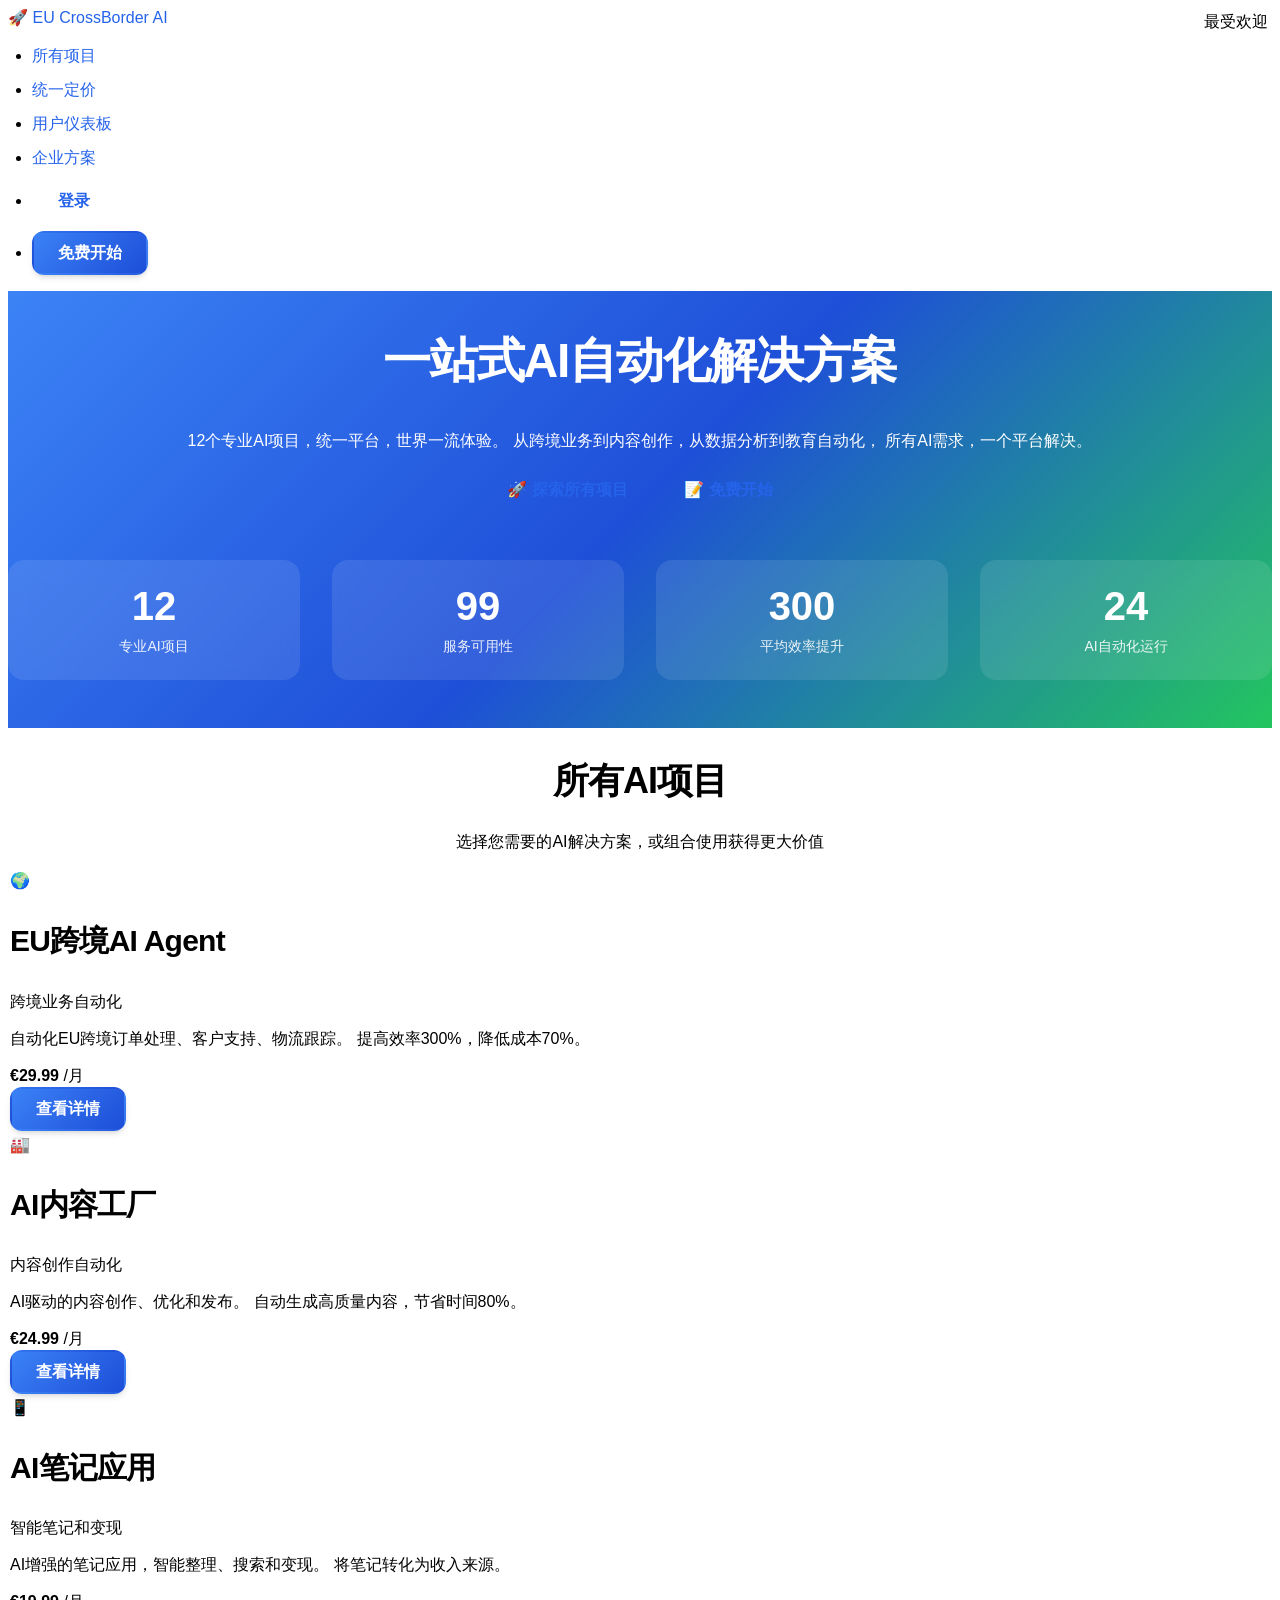
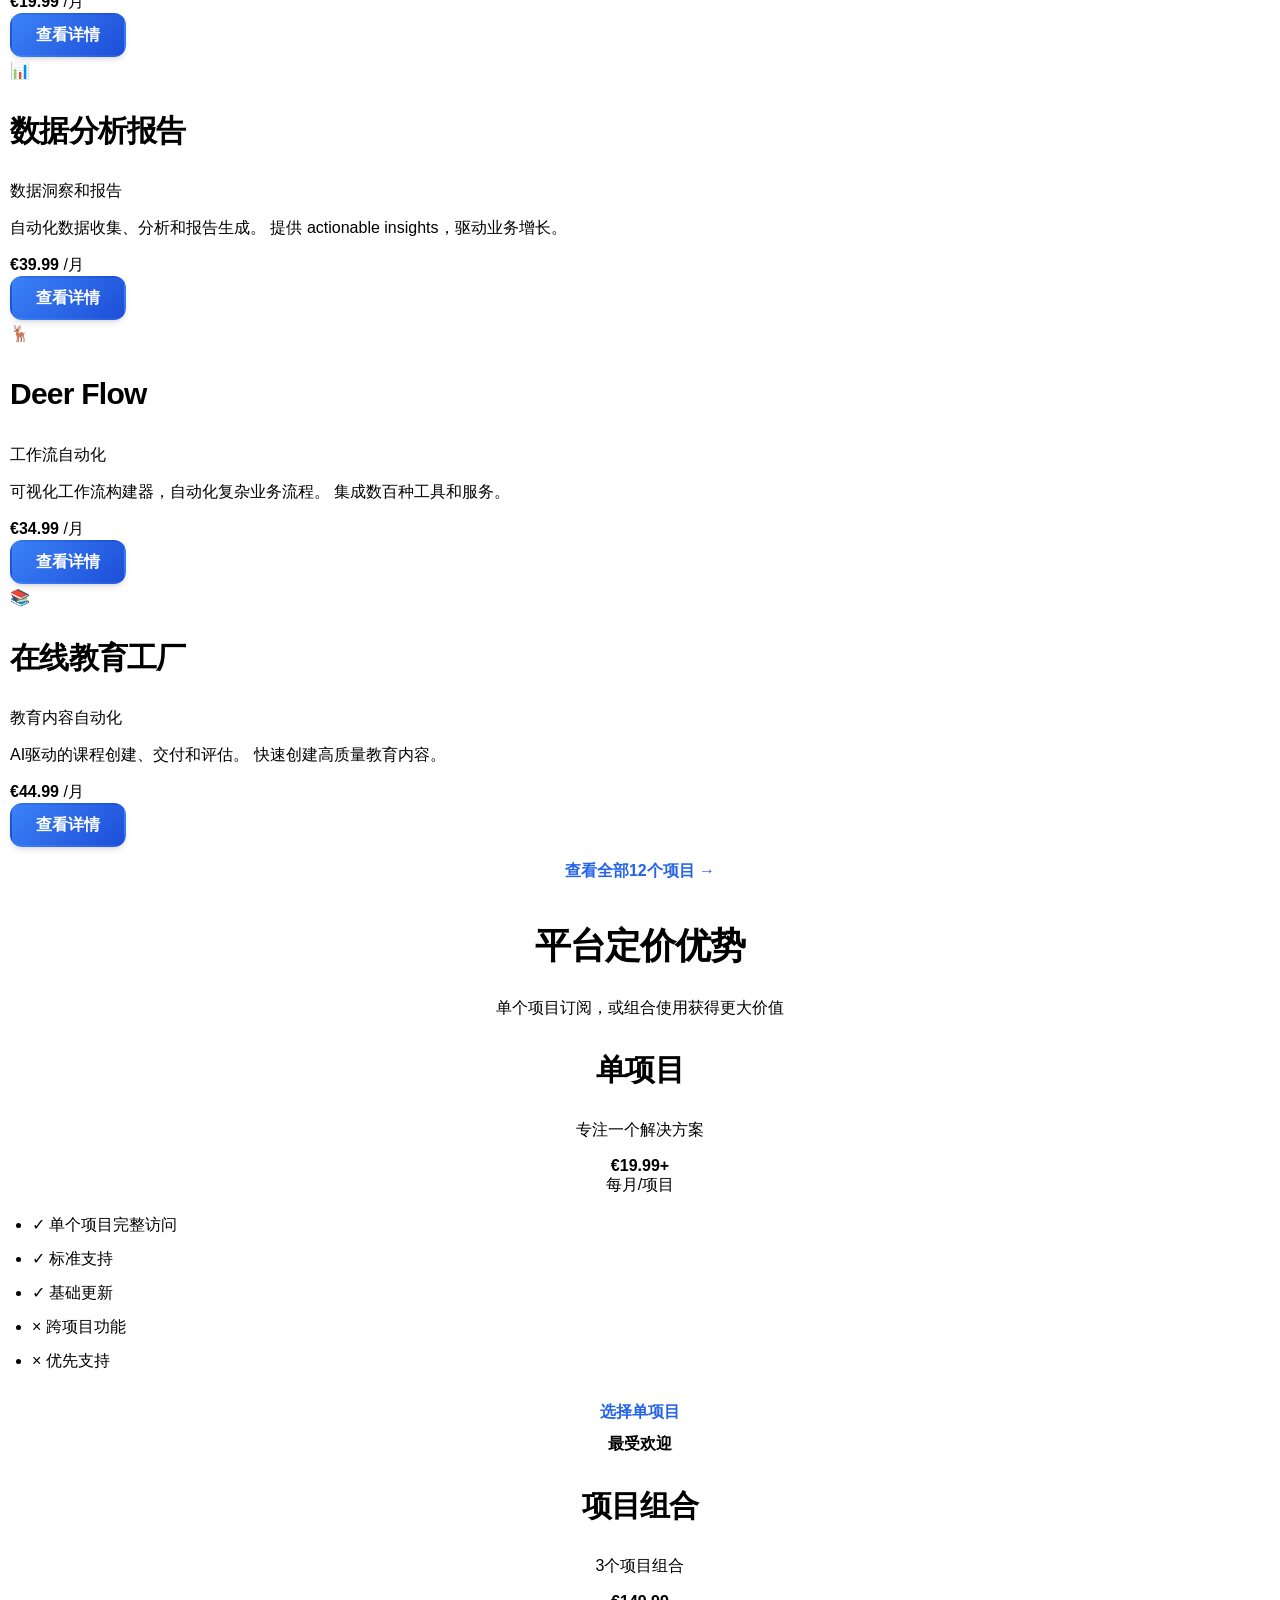
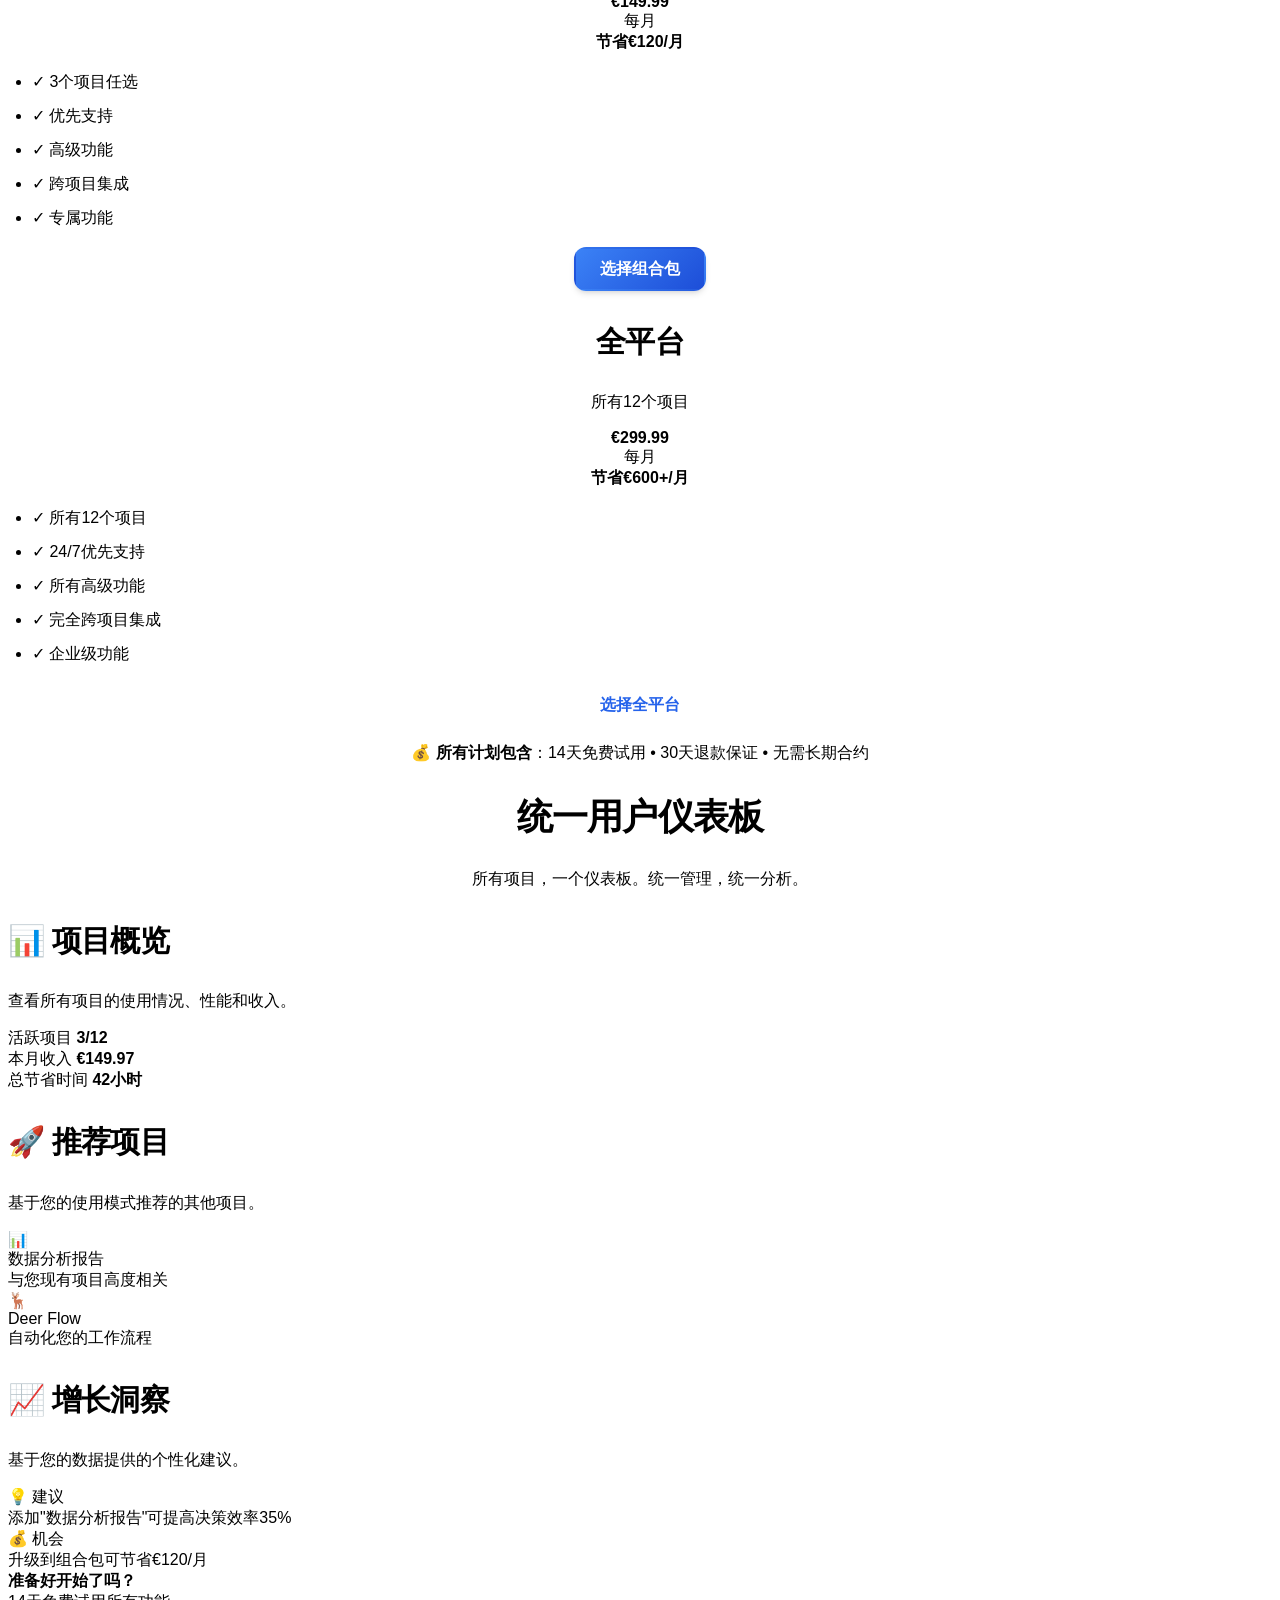
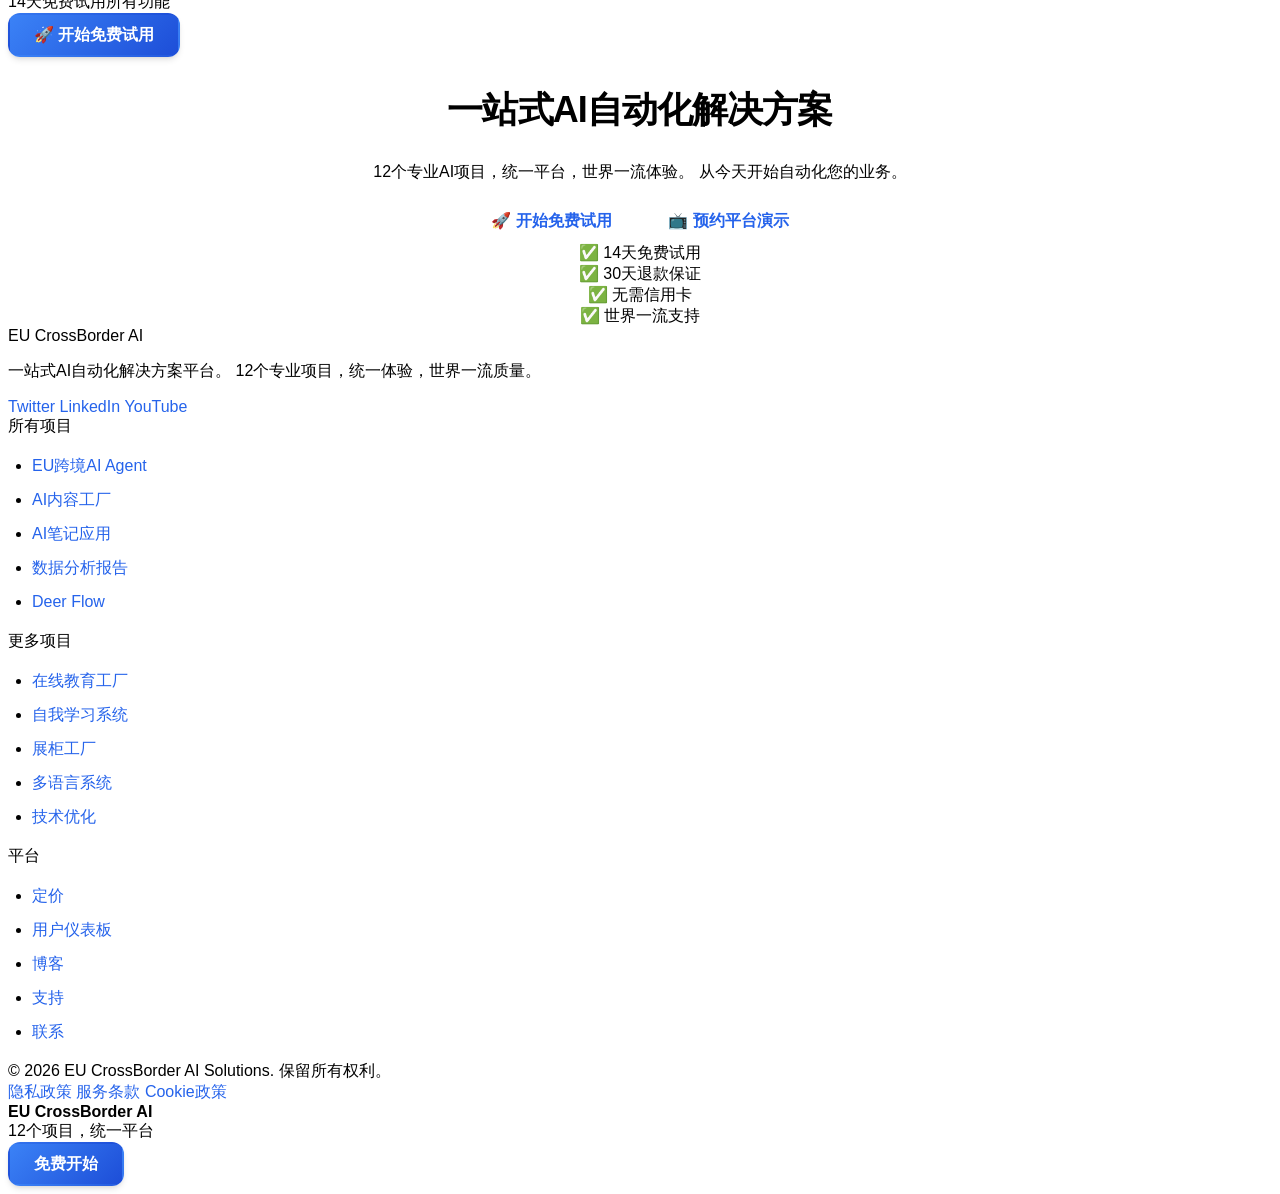
<file: platform_index.html>
<!DOCTYPE html>
<html lang="en" class="scroll-smooth">
<head>
    <meta charset="UTF-8">
    <meta name="viewport" content="width=device-width, initial-scale=1.0">
    
    <!-- 🎯 平台SEO -->
    <title>EU CrossBorder AI Solutions | 一站式AI自动化解决方案平台</title>
    <meta name="description" content="世界一流的AI自动化解决方案平台。12个专业AI项目，一站式解决您的业务自动化需求。跨境业务、内容创作、数据分析、教育自动化等。">
    
    <!-- 设计系统 -->
    <link rel="stylesheet" href="colors.css">
    <link rel="stylesheet" href="fonts.css">
    <link rel="stylesheet" href="components.css">
    
    <style>
        .project-card {
            transition: all 0.3s ease;
            border: 2px solid transparent;
            height: 100%;
        }
        
        .project-card:hover {
            transform: translateY(-8px);
            border-color: var(--color-primary);
            box-shadow: var(--shadow-xl);
        }
        
        .project-badge {
            position: absolute;
            top: 12px;
            right: 12px;
            z-index: 10;
        }
        
        .platform-hero {
            background: linear-gradient(135deg, var(--primary-500) 0%, var(--primary-700) 50%, var(--success-500) 100%);
            color: white;
            position: relative;
            overflow: hidden;
        }
        
        .platform-hero::before {
            content: '';
            position: absolute;
            top: 0;
            left: 0;
            right: 0;
            bottom: 0;
            background: url('data:image/svg+xml,<svg xmlns="http://www.w3.org/2000/svg" viewBox="0 0 1000 1000"><path fill="rgba(255,255,255,0.05)" d="M0,0h1000v1000H0V0z M250,250h500v500H250V250z"/></svg>');
            background-size: 200px;
            opacity: 0.1;
        }
        
        .stats-grid {
            display: grid;
            grid-template-columns: repeat(2, 1fr);
            gap: 2rem;
            margin: 3rem 0;
        }
        
        @media (min-width: 768px) {
            .stats-grid {
                grid-template-columns: repeat(4, 1fr);
            }
        }
        
        .stat-item {
            text-align: center;
            padding: 1.5rem;
            background: rgba(255, 255, 255, 0.1);
            border-radius: 1rem;
            backdrop-filter: blur(10px);
        }
        
        .stat-number {
            font-size: 2.5rem;
            font-weight: bold;
            display: block;
            margin-bottom: 0.5rem;
        }
        
        .stat-label {
            font-size: 0.875rem;
            opacity: 0.9;
        }
    </style>
</head>
<body class="antialiased">
    <!-- 🎯 平台导航 -->
    <header class="navbar container">
        <a href="/" class="nav-logo">
            <span>🚀</span>
            <span>EU CrossBorder AI</span>
        </a>
        
        <nav>
            <ul class="nav-menu">
                <li><a href="#projects" class="nav-link">所有项目</a></li>
                <li><a href="#pricing" class="nav-link">统一定价</a></li>
                <li><a href="#dashboard" class="nav-link">用户仪表板</a></li>
                <li><a href="#enterprise" class="nav-link">企业方案</a></li>
                <li><a href="#login" class="btn btn-outline btn-sm">登录</a></li>
                <li><a href="#signup" class="btn btn-primary btn-sm">免费开始</a></li>
            </ul>
        </nav>
    </header>

    <!-- 🚀 平台英雄区域 -->
    <section class="platform-hero section">
        <div class="container">
            <div class="text-center">
                <h1 class="hero-title">
                    一站式<span class="text-white">AI自动化解决方案</span>
                </h1>
                
                <p class="hero-subtitle text-white/90 max-w-3xl mx-auto">
                    12个专业AI项目，统一平台，世界一流体验。
                    从跨境业务到内容创作，从数据分析到教育自动化，
                    所有AI需求，一个平台解决。
                </p>
                
                <div class="flex flex-col sm:flex-row gap-4 justify-center mt-8">
                    <a href="#projects" class="btn btn-white btn-xl">
                        🚀 探索所有项目
                    </a>
                    <a href="#signup" class="btn btn-outline btn-xl text-white border-white hover:bg-white/10">
                        📝 免费开始
                    </a>
                </div>
                
                <!-- 平台统计 -->
                <div class="stats-grid">
                    <div class="stat-item">
                        <span class="stat-number">12</span>
                        <span class="stat-label">专业AI项目</span>
                    </div>
                    <div class="stat-item">
                        <span class="stat-number">99.9%</span>
                        <span class="stat-label">服务可用性</span>
                    </div>
                    <div class="stat-item">
                        <span class="stat-number">300%</span>
                        <span class="stat-label">平均效率提升</span>
                    </div>
                    <div class="stat-item">
                        <span class="stat-number">24/7</span>
                        <span class="stat-label">AI自动化运行</span>
                    </div>
                </div>
            </div>
        </div>
    </section>

    <!-- 📊 所有项目展示 -->
    <section id="projects" class="section">
        <div class="container">
            <div class="text-center mb-12">
                <h2 class="text-4xl font-bold mb-4">所有AI项目</h2>
                <p class="text-xl text-gray-600 max-w-3xl mx-auto">
                    选择您需要的AI解决方案，或组合使用获得更大价值
                </p>
            </div>
            
            <div class="grid grid-cols-1 md:grid-cols-2 lg:grid-cols-3 gap-8">
                <!-- 项目1: EU跨境AI Agent -->
                <div class="project-card card animate-slide-up">
                    <div class="project-badge">
                        <span class="badge badge-primary">最受欢迎</span>
                    </div>
                    
                    <div class="card-header">
                        <div class="flex items-center gap-3">
                            <div class="w-12 h-12 rounded-xl bg-gradient-to-br from-blue-500 to-blue-700 flex items-center justify-center text-white text-2xl">
                                🌍
                            </div>
                            <div>
                                <h3 class="card-title">EU跨境AI Agent</h3>
                                <p class="card-subtitle">跨境业务自动化</p>
                            </div>
                        </div>
                    </div>
                    
                    <div class="card-body">
                        <p class="text-gray-600 mb-4">
                            自动化EU跨境订单处理、客户支持、物流跟踪。
                            提高效率300%，降低成本70%。
                        </p>
                        
                        <div class="flex items-center justify-between mt-6">
                            <div>
                                <span class="text-2xl font-bold">€29.99</span>
                                <span class="text-gray-500">/月</span>
                            </div>
                            <a href="/eu-crossborder-agent" class="btn btn-primary btn-sm">
                                查看详情
                            </a>
                        </div>
                    </div>
                </div>
                
                <!-- 项目2: AI内容工厂 -->
                <div class="project-card card animate-slide-up delay-100">
                    <div class="card-header">
                        <div class="flex items-center gap-3">
                            <div class="w-12 h-12 rounded-xl bg-gradient-to-br from-purple-500 to-pink-600 flex items-center justify-center text-white text-2xl">
                                🏭
                            </div>
                            <div>
                                <h3 class="card-title">AI内容工厂</h3>
                                <p class="card-subtitle">内容创作自动化</p>
                            </div>
                        </div>
                    </div>
                    
                    <div class="card-body">
                        <p class="text-gray-600 mb-4">
                            AI驱动的内容创作、优化和发布。
                            自动生成高质量内容，节省时间80%。
                        </p>
                        
                        <div class="flex items-center justify-between mt-6">
                            <div>
                                <span class="text-2xl font-bold">€24.99</span>
                                <span class="text-gray-500">/月</span>
                            </div>
                            <a href="/ai-content-factory" class="btn btn-primary btn-sm">
                                查看详情
                            </a>
                        </div>
                    </div>
                </div>
                
                <!-- 项目3: AI Note App变现 -->
                <div class="project-card card animate-slide-up delay-200">
                    <div class="card-header">
                        <div class="flex items-center gap-3">
                            <div class="w-12 h-12 rounded-xl bg-gradient-to-br from-green-500 to-emerald-600 flex items-center justify-center text-white text-2xl">
                                📱
                            </div>
                            <div>
                                <h3 class="card-title">AI笔记应用</h3>
                                <p class="card-subtitle">智能笔记和变现</p>
                            </div>
                        </div>
                    </div>
                    
                    <div class="card-body">
                        <p class="text-gray-600 mb-4">
                            AI增强的笔记应用，智能整理、搜索和变现。
                            将笔记转化为收入来源。
                        </p>
                        
                        <div class="flex items-center justify-between mt-6">
                            <div>
                                <span class="text-2xl font-bold">€19.99</span>
                                <span class="text-gray-500">/月</span>
                            </div>
                            <a href="/ai-note-app" class="btn btn-primary btn-sm">
                                查看详情
                            </a>
                        </div>
                    </div>
                </div>
                
                <!-- 项目4: 数据分析报告服务 -->
                <div class="project-card card animate-slide-up delay-300">
                    <div class="card-header">
                        <div class="flex items-center gap-3">
                            <div class="w-12 h-12 rounded-xl bg-gradient-to-br from-orange-500 to-red-600 flex items-center justify-center text-white text-2xl">
                                📊
                            </div>
                            <div>
                                <h3 class="card-title">数据分析报告</h3>
                                <p class="card-subtitle">数据洞察和报告</p>
                            </div>
                        </div>
                    </div>
                    
                    <div class="card-body">
                        <p class="text-gray-600 mb-4">
                            自动化数据收集、分析和报告生成。
                            提供 actionable insights，驱动业务增长。
                        </p>
                        
                        <div class="flex items-center justify-between mt-6">
                            <div>
                                <span class="text-2xl font-bold">€39.99</span>
                                <span class="text-gray-500">/月</span>
                            </div>
                            <a href="/data-analytics" class="btn btn-primary btn-sm">
                                查看详情
                            </a>
                        </div>
                    </div>
                </div>
                
                <!-- 项目5: Deer Flow -->
                <div class="project-card card animate-slide-up delay-400">
                    <div class="card-header">
                        <div class="flex items-center gap-3">
                            <div class="w-12 h-12 rounded-xl bg-gradient-to-br from-indigo-500 to-blue-600 flex items-center justify-center text-white text-2xl">
                                🦌
                            </div>
                            <div>
                                <h3 class="card-title">Deer Flow</h3>
                                <p class="card-subtitle">工作流自动化</p>
                            </div>
                        </div>
                    </div>
                    
                    <div class="card-body">
                        <p class="text-gray-600 mb-4">
                            可视化工作流构建器，自动化复杂业务流程。
                            集成数百种工具和服务。
                        </p>
                        
                        <div class="flex items-center justify-between mt-6">
                            <div>
                                <span class="text-2xl font-bold">€34.99</span>
                                <span class="text-gray-500">/月</span>
                            </div>
                            <a href="/deer-flow" class="btn btn-primary btn-sm">
                                查看详情
                            </a>
                        </div>
                    </div>
                </div>
                
                <!-- 项目6: 在线教育工厂 -->
                <div class="project-card card animate-slide-up delay-500">
                    <div class="card-header">
                        <div class="flex items-center gap-3">
                            <div class="w-12 h-12 rounded-xl bg-gradient-to-br from-cyan-500 to-blue-600 flex items-center justify-center text-white text-2xl">
                                📚
                            </div>
                            <div>
                                <h3 class="card-title">在线教育工厂</h3>
                                <p class="card-subtitle">教育内容自动化</p>
                            </div>
                        </div>
                    </div>
                    
                    <div class="card-body">
                        <p class="text-gray-600 mb-4">
                            AI驱动的课程创建、交付和评估。
                            快速创建高质量教育内容。
                        </p>
                        
                        <div class="flex items-center justify-between mt-6">
                            <div>
                                <span class="text-2xl font-bold">€44.99</span>
                                <span class="text-gray-500">/月</span>
                            </div>
                            <a href="/online-education" class="btn btn-primary btn-sm">
                                查看详情
                            </a>
                        </div>
                    </div>
                </div>
            </div>
            
            <!-- 查看更多按钮 -->
            <div class="text-center mt-12">
                <a href="#all-projects" class="btn btn-outline btn-lg">
                    查看全部12个项目 →
                </a>
            </div>
        </div>
    </section>

    <!-- 💰 平台定价优势 -->
    <section class="section section-alt">
        <div class="container">
            <div class="text-center mb-12">
                <h2 class="text-4xl font-bold mb-4">平台定价优势</h2>
                <p class="text-xl text-gray-600 max-w-3xl mx-auto">
                    单个项目订阅，或组合使用获得更大价值
                </p>
            </div>
            
            <div class="grid grid-cols-1 md:grid-cols-3 gap-8 max-w-5xl mx-auto">
                <!-- 单项目 -->
                <div class="card text-center">
                    <div class="card-header">
                        <h3 class="card-title">单项目</h3>
                        <p class="card-subtitle">专注一个解决方案</p>
                    </div>
                    
                    <div class="card-body">
                        <div class="text-4xl font-bold mb-2">€19.99+</div>
                        <div class="text-gray-500 mb-6">每月/项目</div>
                        
                        <ul class="text-left space-y-3 mb-6">
                            <li class="flex items-center">
                                <span class="text-success mr-2">✓</span>
                                <span>单个项目完整访问</span>
                            </li>
                            <li class="flex items-center">
                                <span class="text-success mr-2">✓</span>
                                <span>标准支持</span>
                            </li>
                            <li class="flex items-center">
                                <span class="text-success mr-2">✓</span>
                                <span>基础更新</span>
                            </li>
                            <li class="flex items-center text-gray-400">
                                <span class="mr-2">×</span>
                                <span>跨项目功能</span>
                            </li>
                            <li class="flex items-center text-gray-400">
                                <span class="mr-2">×</span>
                                <span>优先支持</span>
                            </li>
                        </ul>
                        
                        <a href="#signup-single" class="btn btn-outline w-full">
                            选择单项目
                        </a>
                    </div>
                </div>
                
                <!-- 项目组合 (推荐) -->
                <div class="card text-center border-2 border-primary relative">
                    <div class="absolute -top-3 left-1/2 transform -translate-x-1/2">
                        <span class="bg-primary text-white px-4 py-1 rounded-full text-sm font-semibold">
                            最受欢迎
                        </span>
                    </div>
                    
                    <div class="card-header">
                        <h3 class="card-title">项目组合</h3>
                        <p class="card-subtitle">3个项目组合</p>
                    </div>
                    
                    <div class="card-body">
                        <div class="text-4xl font-bold mb-2">€149.99</div>
                        <div class="text-gray-500 mb-2">每月</div>
                        <div class="text-success text-sm                    font-semibold mb-2">节省€120/月</div>
                    </div>
                    
                    <ul class="text-left space-y-3 mb-6">
                        <li class="flex items-center">
                            <span class="text-success mr-2">✓</span>
                            <span>3个项目任选</span>
                        </li>
                        <li class="flex items-center">
                            <span class="text-success mr-2">✓</span>
                            <span>优先支持</span>
                        </li>
                        <li class="flex items-center">
                            <span class="text-success mr-2">✓</span>
                            <span>高级功能</span>
                        </li>
                        <li class="flex items-center">
                            <span class="text-success mr-2">✓</span>
                            <span>跨项目集成</span>
                        </li>
                        <li class="flex items-center">
                            <span class="text-success mr-2">✓</span>
                            <span>专属功能</span>
                        </li>
                    </ul>
                    
                    <a href="#signup-combo" class="btn btn-primary w-full">
                        选择组合包
                    </a>
                </div>
                
                <!-- 全平台访问 -->
                <div class="card text-center">
                    <div class="card-header">
                        <h3 class="card-title">全平台</h3>
                        <p class="card-subtitle">所有12个项目</p>
                    </div>
                    
                    <div class="card-body">
                        <div class="text-4xl font-bold mb-2">€299.99</div>
                        <div class="text-gray-500 mb-2">每月</div>
                        <div class="text-success text-sm font-semibold mb-2">节省€600+/月</div>
                        
                        <ul class="text-left space-y-3 mb-6">
                            <li class="flex items-center">
                                <span class="text-success mr-2">✓</span>
                                <span>所有12个项目</span>
                            </li>
                            <li class="flex items-center">
                                <span class="text-success mr-2">✓</span>
                                <span>24/7优先支持</span>
                            </li>
                            <li class="flex items-center">
                                <span class="text-success mr-2">✓</span>
                                <span>所有高级功能</span>
                            </li>
                            <li class="flex items-center">
                                <span class="text-success mr-2">✓</span>
                                <span>完全跨项目集成</span>
                            </li>
                            <li class="flex items-center">
                                <span class="text-success mr-2">✓</span>
                                <span>企业级功能</span>
                            </li>
                        </ul>
                        
                        <a href="#signup-all" class="btn btn-outline w-full">
                            选择全平台
                        </a>
                    </div>
                </div>
            </div>
            
            <div class="text-center mt-8">
                <p class="text-gray-600">
                    💰 <strong>所有计划包含</strong>：14天免费试用 • 30天退款保证 • 无需长期合约
                </p>
            </div>
        </div>
    </section>

    <!-- 🎯 统一用户仪表板预览 -->
    <section id="dashboard" class="section">
        <div class="container">
            <div class="text-center mb-12">
                <h2 class="text-4xl font-bold mb-4">统一用户仪表板</h2>
                <p class="text-xl text-gray-600 max-w-3xl mx-auto">
                    所有项目，一个仪表板。统一管理，统一分析。
                </p>
            </div>
            
            <div class="card max-w-6xl mx-auto">
                <div class="grid grid-cols-1 md:grid-cols-3 gap-8">
                    <div>
                        <h3 class="text-xl font-semibold mb-4">📊 项目概览</h3>
                        <p class="text-gray-600 mb-4">
                            查看所有项目的使用情况、性能和收入。
                        </p>
                        <div class="space-y-3">
                            <div class="flex justify-between items-center">
                                <span>活跃项目</span>
                                <span class="font-semibold">3/12</span>
                            </div>
                            <div class="flex justify-between items-center">
                                <span>本月收入</span>
                                <span class="font-semibold text-success">€149.97</span>
                            </div>
                            <div class="flex justify-between items-center">
                                <span>总节省时间</span>
                                <span class="font-semibold">42小时</span>
                            </div>
                        </div>
                    </div>
                    
                    <div>
                        <h3 class="text-xl font-semibold mb-4">🚀 推荐项目</h3>
                        <p class="text-gray-600 mb-4">
                            基于您的使用模式推荐的其他项目。
                        </p>
                        <div class="space-y-3">
                            <div class="flex items-center gap-3 p-3 bg-gray-50 rounded-lg">
                                <div class="w-8 h-8 rounded-lg bg-blue-100 flex items-center justify-center text-blue-600">
                                    📊
                                </div>
                                <div>
                                    <div class="font-medium">数据分析报告</div>
                                    <div class="text-sm text-gray-500">与您现有项目高度相关</div>
                                </div>
                            </div>
                            <div class="flex items-center gap-3 p-3 bg-gray-50 rounded-lg">
                                <div class="w-8 h-8 rounded-lg bg-green-100 flex items-center justify-center text-green-600">
                                    🦌
                                </div>
                                <div>
                                    <div class="font-medium">Deer Flow</div>
                                    <div class="text-sm text-gray-500">自动化您的工作流程</div>
                                </div>
                            </div>
                        </div>
                    </div>
                    
                    <div>
                        <h3 class="text-xl font-semibold mb-4">📈 增长洞察</h3>
                        <p class="text-gray-600 mb-4">
                            基于您的数据提供的个性化建议。
                        </p>
                        <div class="space-y-3">
                            <div class="p-3 bg-blue-50 rounded-lg">
                                <div class="font-medium text-blue-700">💡 建议</div>
                                <div class="text-sm text-blue-600">
                                    添加"数据分析报告"可提高决策效率35%
                                </div>
                            </div>
                            <div class="p-3 bg-green-50 rounded-lg">
                                <div class="font-medium text-green-700">💰 机会</div>
                                <div class="text-sm text-green-600">
                                    升级到组合包可节省€120/月
                                </div>
                            </div>
                        </div>
                    </div>
                </div>
                
                <div class="mt-8 pt-8 border-t border-gray-200">
                    <div class="flex flex-col sm:flex-row justify-between items-center gap-4">
                        <div>
                            <div class="font-semibold">准备好开始了吗？</div>
                            <div class="text-gray-600 text-sm">14天免费试用所有功能</div>
                        </div>
                        <a href="#signup" class="btn btn-primary">
                            🚀 开始免费试用
                        </a>
                    </div>
                </div>
            </div>
        </div>
    </section>

    <!-- 🚀 最终CTA -->
    <section class="section">
        <div class="container">
            <div class="card text-center max-w-4xl mx-auto bg-gradient-to-br from-primary-500 to-primary-700 text-white">
                <h2 class="text-3xl font-bold mb-4">一站式AI自动化解决方案</h2>
                <p class="text-lg mb-6 opacity-90">
                    12个专业AI项目，统一平台，世界一流体验。
                    从今天开始自动化您的业务。
                </p>
                
                <div class="flex flex-col sm:flex-row gap-4 justify-center">
                    <a href="#signup" class="btn btn-white btn-xl">
                        🚀 开始免费试用
                    </a>
                    <a href="#demo" class="btn btn-outline btn-xl text-white border-white hover:bg-white/10">
                        📺 预约平台演示
                    </a>
                </div>
                
                <div class="mt-8 grid grid-cols-2 md:grid-cols-4 gap-4 text-sm">
                    <div class="opacity-80">✅ 14天免费试用</div>
                    <div class="opacity-80">✅ 30天退款保证</div>
                    <div class="opacity-80">✅ 无需信用卡</div>
                    <div class="opacity-80">✅ 世界一流支持</div>
                </div>
            </div>
        </div>
    </section>

    <!-- 👣 平台页脚 -->
    <footer class="footer">
        <div class="container">
            <div class="footer-grid">
                <div>
                    <div class="footer-title">EU CrossBorder AI</div>
                    <p class="text-gray-600 mb-4">
                        一站式AI自动化解决方案平台。
                        12个专业项目，统一体验，世界一流质量。
                    </p>
                    <div class="flex gap-4">
                        <a href="#" class="text-gray-600 hover:text-primary">Twitter</a>
                        <a href="#" class="text-gray-600 hover:text-primary">LinkedIn</a>
                        <a href="#" class="text-gray-600 hover:text-primary">YouTube</a>
                    </div>
                </div>
                
                <div>
                    <div class="footer-title">所有项目</div>
                    <ul class="footer-links">
                        <li><a href="/eu-crossborder-agent">EU跨境AI Agent</a></li>
                        <li><a href="/ai-content-factory">AI内容工厂</a></li>
                        <li><a href="/ai-note-app">AI笔记应用</a></li>
                        <li><a href="/data-analytics">数据分析报告</a></li>
                        <li><a href="/deer-flow">Deer Flow</a></li>
                    </ul>
                </div>
                
                <div>
                    <div class="footer-title">更多项目</div>
                    <ul class="footer-links">
                        <li><a href="/online-education">在线教育工厂</a></li>
                        <li><a href="/self-learning">自我学习系统</a></li>
                        <li><a href="/showcase-factory">展柜工厂</a></li>
                        <li><a href="/multilingual">多语言系统</a></li>
                        <li><a href="/tech-optimization">技术优化</a></li>
                    </ul>
                </div>
                
                <div>
                    <div class="footer-title">平台</div>
                    <ul class="footer-links">
                        <li><a href="/pricing">定价</a></li>
                        <li><a href="/dashboard">用户仪表板</a></li>
                        <li><a href="/blog">博客</a></li>
                        <li><a href="/support">支持</a></li>
                        <li><a href="/contact">联系</a></li>
                    </ul>
                </div>
            </div>
            
            <div class="footer-bottom">
                <div>
                    © 2026 EU CrossBorder AI Solutions. 保留所有权利。
                </div>
                <div class="flex gap-6">
                    <a href="/privacy" class="text-gray-600 hover:text-primary">隐私政策</a>
                    <a href="/terms" class="text-gray-600 hover:text-primary">服务条款</a>
                    <a href="/cookies" class="text-gray-600 hover:text-primary">Cookie政策</a>
                </div>
            </div>
        </div>
    </footer>

    <!-- 📱 移动端浮动CTA -->
    <div class="fixed bottom-0 left-0 right-0 bg-white border-t border-gray-200 p-4 flex justify-between items-center md:hidden">
        <div>
            <div class="font-semibold">EU CrossBorder AI</div>
            <div class="text-sm text-gray-500">12个项目，统一平台</div>
        </div>
        <a href="#signup" class="btn btn-primary btn-sm">
            免费开始
        </a>
    </div>

    <!-- 📊 平台脚本 -->
    <script>
        // 平台交互增强
        document.addEventListener('DOMContentLoaded', function() {
            // 项目卡片悬停效果
            const projectCards = document.querySelectorAll('.project-card');
            projectCards.forEach(card => {
                card.addEventListener('mouseenter', () => {
                    card.style.transform = 'translateY(-8px)';
                    card.style.boxShadow = '0 20px 25px -5px rgba(0, 0, 0, 0.1), 0 10px 10px -5px rgba(0, 0, 0, 0.04)';
                });
                
                card.addEventListener('mouseleave', () => {
                    card.style.transform = '';
                    card.style.boxShadow = '';
                });
            });
            
            // 定价计划切换
            const pricingButtons = document.querySelectorAll('[data-pricing-plan]');
            pricingButtons.forEach(button => {
                button.addEventListener('click', function() {
                    const plan = this.getAttribute('data-pricing-plan');
                    
                    // 移除所有激活状态
                    pricingButtons.forEach(btn => {
                        btn.classList.remove('bg-primary', 'text-white');
                        btn.classList.add('bg-gray-100', 'text-gray-700');
                    });
                    
                    // 激活当前
                    this.classList.remove('bg-gray-100', 'text-gray-700');
                    this.classList.add('bg-primary', 'text-white');
                    
                    // 更新显示的价格（示例）
                    const priceDisplay = document.getElementById('selected-price');
                    if (priceDisplay) {
                        const prices = {
                            'single': '€19.99+',
                            'combo': '€149.99',
                            'all': '€299.99'
                        };
                        priceDisplay.textContent = prices[plan] || '€19.99+';
                    }
                });
            });
            
            // 项目过滤
            const filterButtons = document.querySelectorAll('[data-filter]');
            const projectItems = document.querySelectorAll('.project-card');
            
            filterButtons.forEach(button => {
                button.addEventListener('click', function() {
                    const filter = this.getAttribute('data-filter');
                    
                    // 更新激活状态
                    filterButtons.forEach(btn => btn.classList.remove('active'));
                    this.classList.add('active');
                    
                    // 过滤项目
                    projectItems.forEach(item => {
                        if (filter === 'all' || item.getAttribute('data-category') === filter) {
                            item.style.display = 'block';
                            setTimeout(() => {
                                item.style.opacity = '1';
                                item.style.transform = 'translateY(0)';
                            }, 10);
                        } else {
                            item.style.opacity = '0';
                            item.style.transform = 'translateY(20px)';
                            setTimeout(() => {
                                item.style.display = 'none';
                            }, 300);
                        }
                    });
                });
            });
            
            // 统计数字动画
            const statNumbers = document.querySelectorAll('.stat-number');
            const observer = new IntersectionObserver((entries) => {
                entries.forEach(entry => {
                    if (entry.isIntersecting) {
                        const target = parseInt(entry.target.textContent);
                        let current = 0;
                        const increment = target / 50;
                        
                        const updateCounter = () => {
                            if (current < target) {
                                current += increment;
                                entry.target.textContent = Math.floor(current);
                                setTimeout(updateCounter, 20);
                            } else {
                                entry.target.textContent = target;
                            }
                        };
                        
                        updateCounter();
                        observer.unobserve(entry.target);
                    }
                });
            }, { threshold: 0.5 });
            
            statNumbers.forEach(number => observer.observe(number));
            
            // 表单处理
            document.querySelectorAll('form').forEach(form => {
                form.addEventListener('submit', function(e) {
                    e.preventDefault();
                    
                    const submitBtn = this.querySelector('button[type="submit"]');
                    const originalText = submitBtn.textContent;
                    
                    // 模拟提交
                    submitBtn.textContent = '处理中...';
                    submitBtn.disabled = true;
                    
                    setTimeout(() => {
                        submitBtn.textContent = '✓ 已提交';
                        submitBtn.classList.add('bg-success', 'border-success');
                        
                        setTimeout(() => {
                            submitBtn.textContent = originalText;
                            submitBtn.disabled = false;
                            submitBtn.classList.remove('bg-success', 'border-success');
                            
                            // 显示成功消息
                            const successMsg = document.createElement('div');
                            successMsg.className = 'mt-4 p-4 bg-success-50 text-success-700 rounded-lg';
                            successMsg.textContent = '感谢您的提交！我们会尽快联系您。';
                            this.appendChild(successMsg);
                            
                            setTimeout(() => successMsg.remove(), 5000);
                        }, 2000);
                    }, 1000);
                });
            });
            
            // 平滑滚动
            document.querySelectorAll('a[href^="#"]').forEach(anchor => {
                anchor.addEventListener('click', function(e) {
                    const href = this.getAttribute('href');
                    if (href === '#' || href.startsWith('#signup')) return;
                    
                    e.preventDefault();
                    const targetElement = document.querySelector(href);
                    if (targetElement) {
                        targetElement.scrollIntoView({
                            behavior: 'smooth',
                            block: 'start'
                        });
                    }
                });
            });
        });
        
        // 简单的主题切换（示例）
        function toggleTheme() {
            const html = document.documentElement;
            const currentTheme = html.getAttribute('data-theme');
            const newTheme = currentTheme === 'dark' ? 'light' : 'dark';
            
            html.setAttribute('data-theme', newTheme);
            localStorage.setItem('theme', newTheme);
        }
        
        // 检查保存的主题
        const savedTheme = localStorage.getItem('theme');
        if (savedTheme) {
            document.documentElement.setAttribute('data-theme', savedTheme);
        }
    </script>
</body>
</html>
</file>
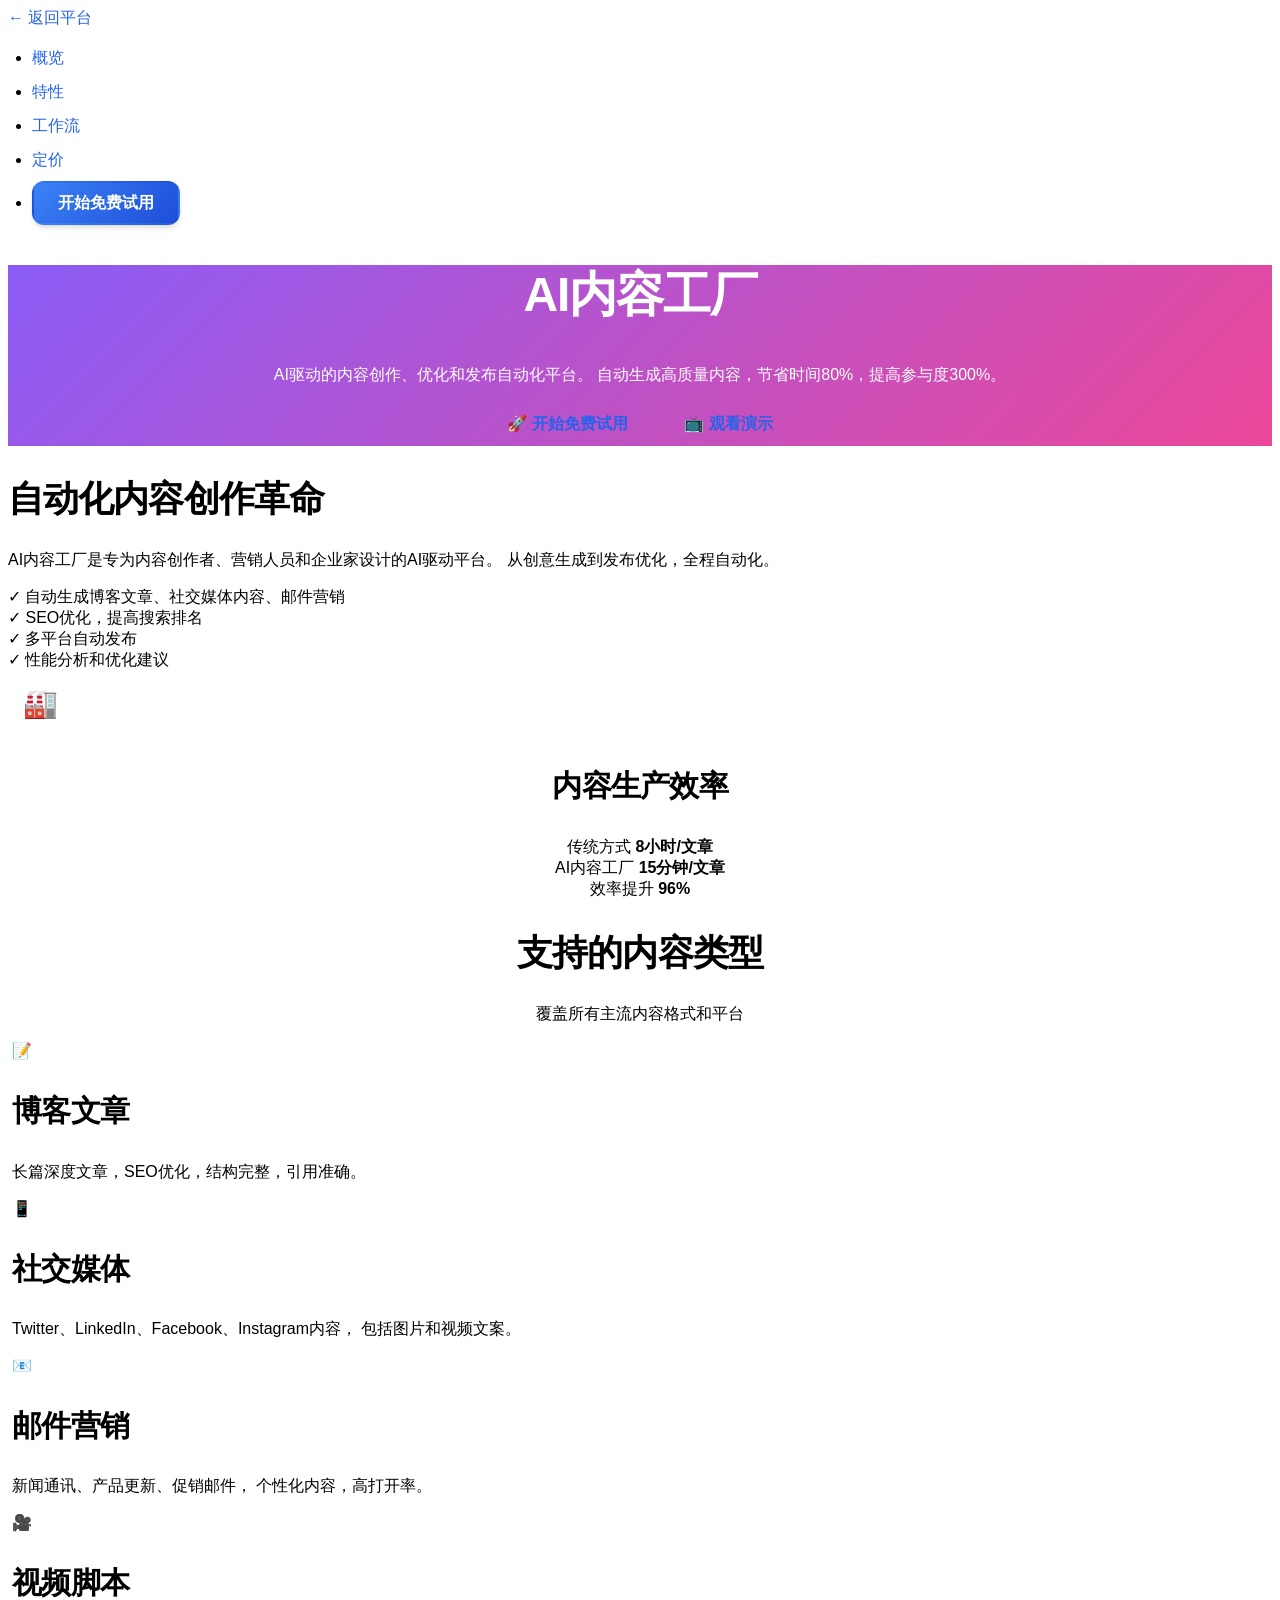
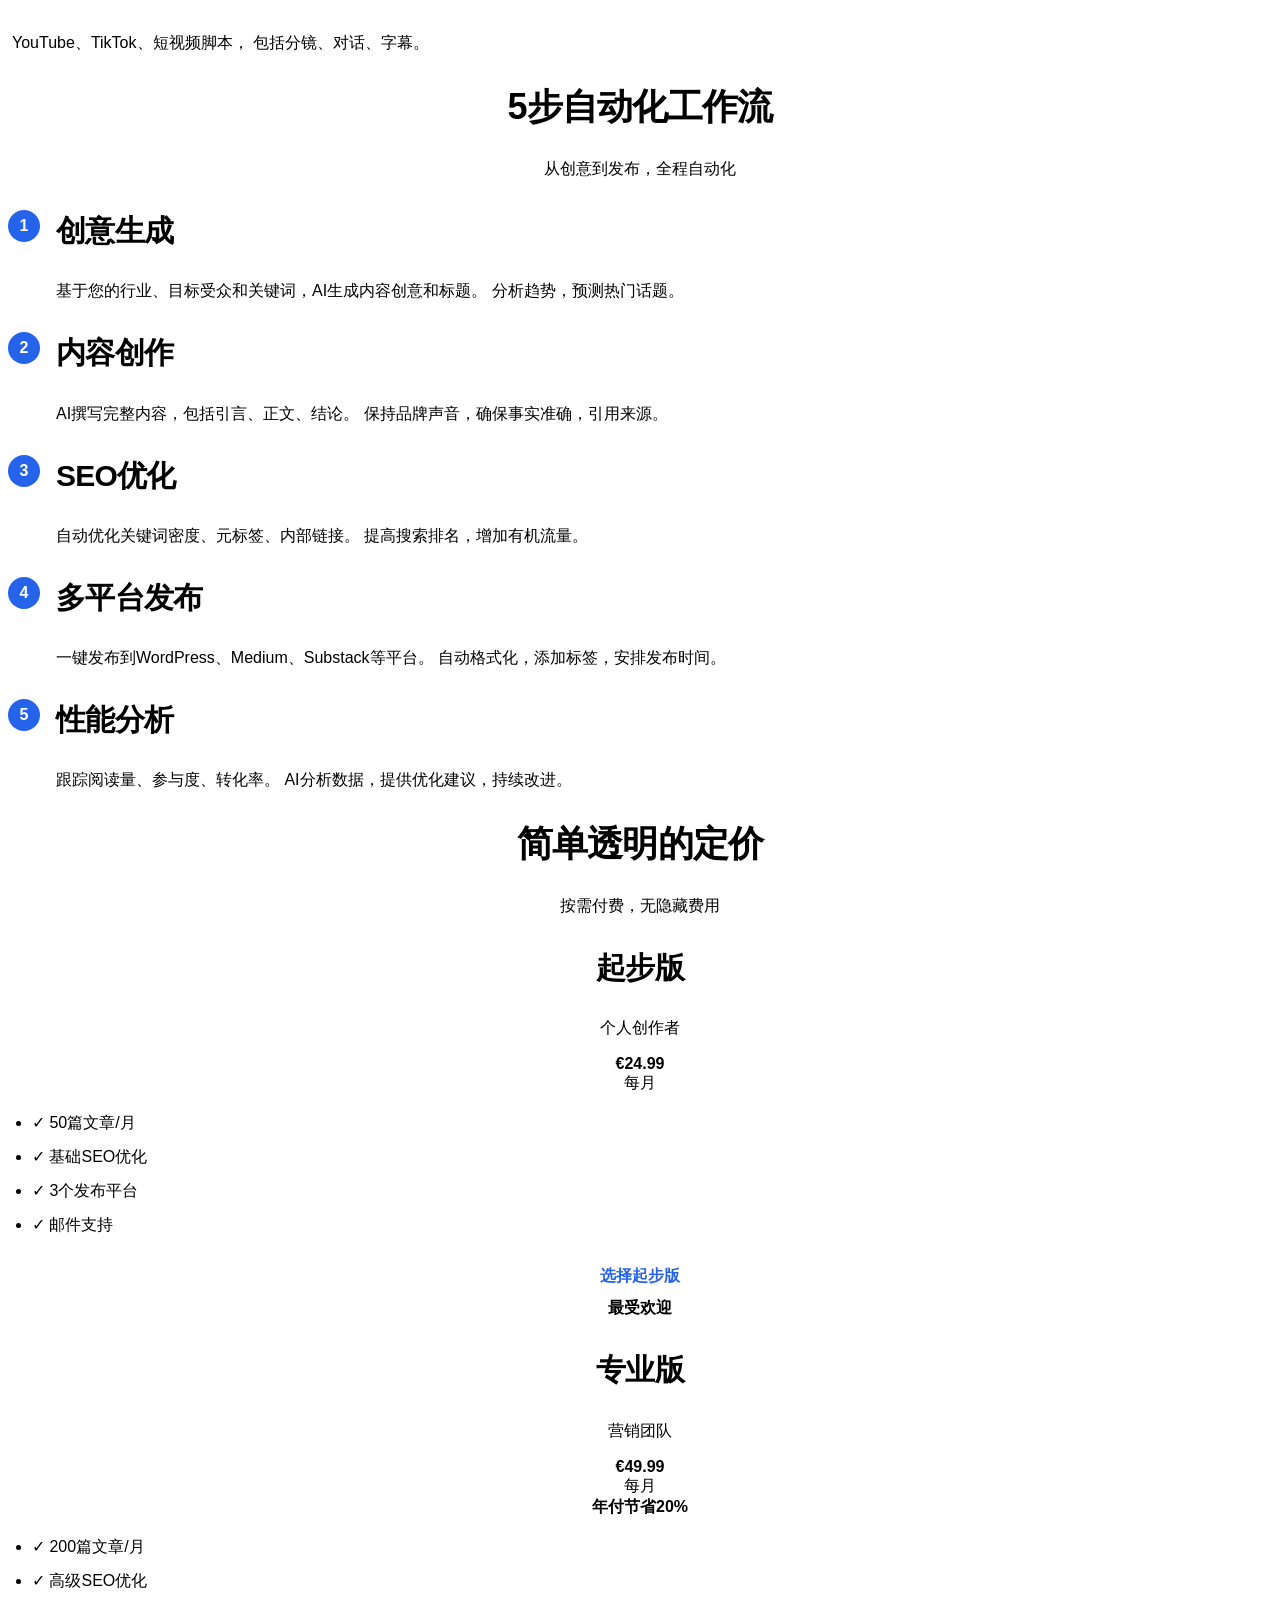
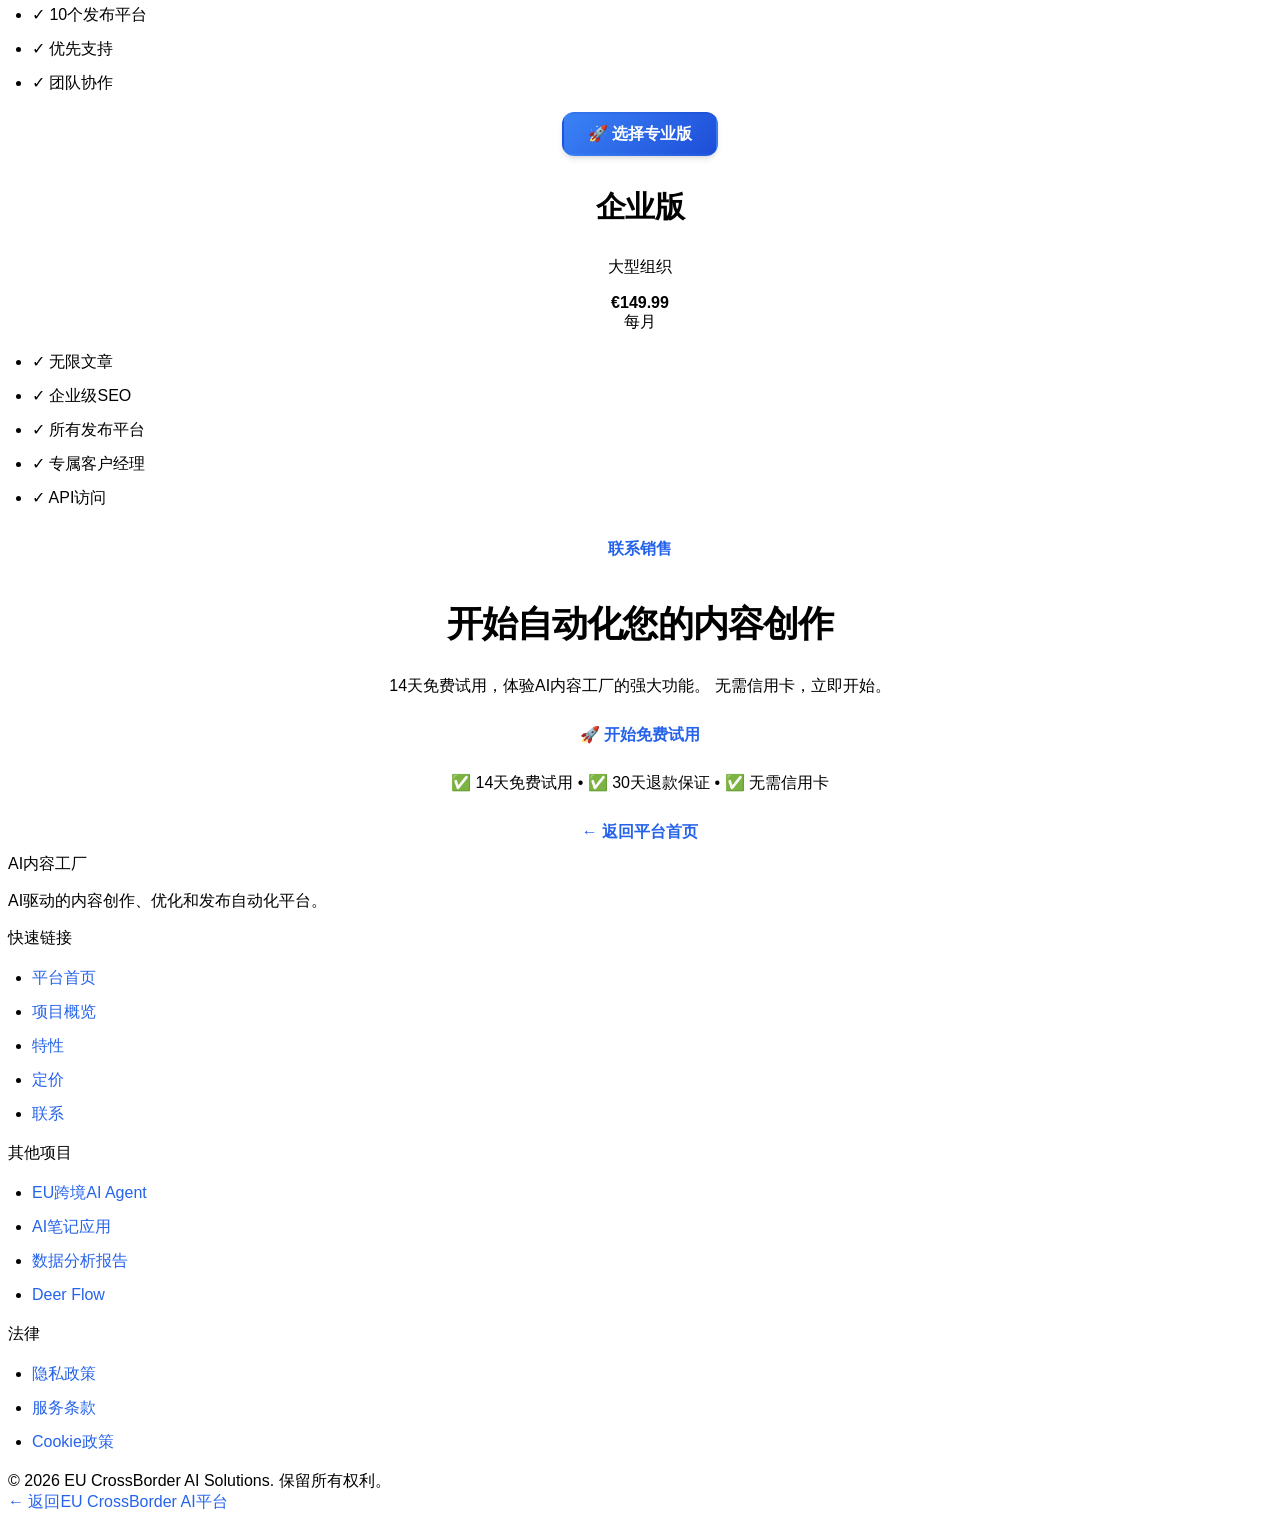
<file: projects/ai_content_factory.html>
<!DOCTYPE html>
<html lang="en" class="scroll-smooth">
<head>
    <meta charset="UTF-8">
    <meta name="viewport" content="width=device-width, initial-scale=1.0">
    
    <title>AI内容工厂 | EU CrossBorder AI平台</title>
    <meta name="description" content="AI驱动的内容创作、优化和发布自动化平台。自动生成高质量内容，节省时间80%。">
    
    <link rel="stylesheet" href="../colors.css">
    <link rel="stylesheet" href="../fonts.css">
    <link rel="stylesheet" href="../components.css">
    
    <style>
        .content-type-card {
            transition: all 0.3s ease;
            border-left: 4px solid transparent;
        }
        
        .content-type-card:hover {
            border-left-color: var(--color-primary);
            transform: translateX(8px);
        }
        
        .feature-icon-large {
            width: 64px;
            height: 64px;
            border-radius: 16px;
            display: flex;
            align-items: center;
            justify-content: center;
            font-size: 28px;
            margin-bottom: 1.5rem;
        }
        
        .workflow-step {
            position: relative;
            padding-left: 3rem;
        }
        
        .workflow-step::before {
            content: '';
            position: absolute;
            left: 0;
            top: 0;
            width: 2rem;
            height: 2rem;
            border-radius: 50%;
            background: var(--color-primary);
            color: white;
            display: flex;
            align-items: center;
            justify-content: center;
            font-weight: bold;
        }
        
        .workflow-step:nth-child(1)::before { content: '1'; }
        .workflow-step:nth-child(2)::before { content: '2'; }
        .workflow-step:nth-child(3)::before { content: '3'; }
        .workflow-step:nth-child(4)::before { content: '4'; }
        .workflow-step:nth-child(5)::before { content: '5'; }
    </style>
</head>
<body class="antialiased">
    <!-- 项目导航 -->
    <header class="navbar container">
        <a href="../platform_index.html" class="nav-logo">
            <span>←</span>
            <span>返回平台</span>
        </a>
        
        <nav>
            <ul class="nav-menu">
                <li><a href="#overview" class="nav-link">概览</a></li>
                <li><a href="#features" class="nav-link">特性</a></li>
                <li><a href="#workflow" class="nav-link">工作流</a></li>
                <li><a href="#pricing" class="nav-link">定价</a></li>
                <li><a href="#start" class="btn btn-primary btn-sm">开始免费试用</a></li>
            </ul>
        </nav>
    </header>

    <!-- 项目英雄区域 -->
    <section class="hero section" style="background: linear-gradient(135deg, #8B5CF6 0%, #EC4899 100%); color: white;">
        <div class="container">
            <div class="text-center">
                <h1 class="hero-title">
                    <span class="text-white">AI内容工厂</span>
                </h1>
                
                <p class="hero-subtitle text-white/90 max-w-3xl mx-auto">
                    AI驱动的内容创作、优化和发布自动化平台。
                    自动生成高质量内容，节省时间80%，提高参与度300%。
                </p>
                
                <div class="flex flex-col sm:flex-row gap-4 justify-center mt-8">
                    <a href="#start" class="btn btn-white btn-xl">
                        🚀 开始免费试用
                    </a>
                    <a href="#demo" class="btn btn-outline btn-xl text-white border-white hover:bg-white/10">
                        📺 观看演示
                    </a>
                </div>
            </div>
        </div>
    </section>

    <!-- 项目概览 -->
    <section id="overview" class="section">
        <div class="container">
            <div class="grid grid-cols-1 lg:grid-cols-2 gap-12 items-center">
                <div>
                    <h2 class="text-3xl font-bold mb-6">自动化内容创作革命</h2>
                    <p class="text-lg text-gray-600 mb-6">
                        AI内容工厂是专为内容创作者、营销人员和企业家设计的AI驱动平台。
                        从创意生成到发布优化，全程自动化。
                    </p>
                    
                    <div class="space-y-4">
                        <div class="flex items-center">
                            <span class="text-success mr-3">✓</span>
                            <span>自动生成博客文章、社交媒体内容、邮件营销</span>
                        </div>
                        <div class="flex items-center">
                            <span class="text-success mr-3">✓</span>
                            <span>SEO优化，提高搜索排名</span>
                        </div>
                        <div class="flex items-center">
                            <span class="text-success mr-3">✓</span>
                            <span>多平台自动发布</span>
                        </div>
                        <div class="flex items-center">
                            <span class="text-success mr-3">✓</span>
                            <span>性能分析和优化建议</span>
                        </div>
                    </div>
                </div>
                
                <div class="card">
                    <div class="text-center p-8">
                        <div class="feature-icon-large bg-gradient-to-br from-purple-500 to-pink-600 text-white mx-auto">
                            🏭
                        </div>
                        <h3 class="text-2xl font-bold mb-4">内容生产效率</h3>
                        <div class="space-y-4">
                            <div class="flex justify-between">
                                <span>传统方式</span>
                                <span class="font-semibold">8小时/文章</span>
                            </div>
                            <div class="flex justify-between">
                                <span>AI内容工厂</span>
                                <span class="font-semibold text-success">15分钟/文章</span>
                            </div>
                            <div class="h-4 bg-gray-200 rounded-full overflow-hidden">
                                <div class="h-full bg-success rounded-full" style="width: 3%"></div>
                            </div>
                            <div class="text-sm text-gray-500">
                                效率提升 <span class="font-bold text-success">96%</span>
                            </div>
                        </div>
                    </div>
                </div>
            </div>
        </div>
    </section>

    <!-- 支持的内容类型 -->
    <section class="section section-alt">
        <div class="container">
            <div class="text-center mb-12">
                <h2 class="text-3xl font-bold mb-4">支持的内容类型</h2>
                <p class="text-xl text-gray-600 max-w-3xl mx-auto">
                    覆盖所有主流内容格式和平台
                </p>
            </div>
            
            <div class="grid grid-cols-1 md:grid-cols-2 lg:grid-cols-4 gap-6">
                <div class="content-type-card card">
                    <div class="text-3xl mb-4">📝</div>
                    <h3 class="text-xl font-semibold mb-3">博客文章</h3>
                    <p class="text-gray-600">
                        长篇深度文章，SEO优化，结构完整，引用准确。
                    </p>
                </div>
                
                <div class="content-type-card card">
                    <div class="text-3xl mb-4">📱</div>
                    <h3 class="text-xl font-semibold mb-3">社交媒体</h3>
                    <p class="text-gray-600">
                        Twitter、LinkedIn、Facebook、Instagram内容，
                        包括图片和视频文案。
                    </p>
                </div>
                
                <div class="content-type-card card">
                    <div class="text-3xl mb-4">📧</div>
                    <h3 class="text-xl font-semibold mb-3">邮件营销</h3>
                    <p class="text-gray-600">
                        新闻通讯、产品更新、促销邮件，
                        个性化内容，高打开率。
                    </p>
                </div>
                
                <div class="content-type-card card">
                    <div class="text-3xl mb-4">🎥</div>
                    <h3 class="text-xl font-semibold mb-3">视频脚本</h3>
                    <p class="text-gray-600">
                        YouTube、TikTok、短视频脚本，
                        包括分镜、对话、字幕。
                    </p>
                </div>
            </div>
        </div>
    </section>

    <!-- 工作流程 -->
    <section id="workflow" class="section">
        <div class="container">
            <div class="text-center mb-12">
                <h2 class="text-3xl font-bold mb-4">5步自动化工作流</h2>
                <p class="text-xl text-gray-600 max-w-3xl mx-auto">
                    从创意到发布，全程自动化
                </p>
            </div>
            
            <div class="max-w-4xl mx-auto space-y-8">
                <div class="workflow-step card">
                    <h3 class="text-xl font-semibold mb-3">创意生成</h3>
                    <p class="text-gray-600">
                        基于您的行业、目标受众和关键词，AI生成内容创意和标题。
                        分析趋势，预测热门话题。
                    </p>
                </div>
                
                <div class="workflow-step card">
                    <h3 class="text-xl font-semibold mb-3">内容创作</h3>
                    <p class="text-gray-600">
                        AI撰写完整内容，包括引言、正文、结论。
                        保持品牌声音，确保事实准确，引用来源。
                    </p>
                </div>
                
                <div class="workflow-step card">
                    <h3 class="text-xl font-semibold mb-3">SEO优化</h3>
                    <p class="text-gray-600">
                        自动优化关键词密度、元标签、内部链接。
                        提高搜索排名，增加有机流量。
                    </p>
                </div>
                
                <div class="workflow-step card">
                    <h3 class="text-xl font-semibold mb-3">多平台发布</h3>
                    <p class="text-gray-600">
                        一键发布到WordPress、Medium、Substack等平台。
                        自动格式化，添加标签，安排发布时间。
                    </p>
                </div>
                
                <div class="workflow-step card">
                    <h3 class="text-xl font-semibold mb-3">性能分析</h3>
                    <p class="text-gray-600">
                        跟踪阅读量、参与度、转化率。
                        AI分析数据，提供优化建议，持续改进。
                    </p>
                </div>
            </div>
        </div>
    </section>

    <!-- 定价 -->
    <section id="pricing" class="section section-alt">
        <div class="container">
            <div class="text-center mb-12">
                <h2 class="text-3xl font-bold mb-4">简单透明的定价</h2>
                <p class="text-xl text-gray-600 max-w-3xl mx-auto">
                    按需付费，无隐藏费用
                </p>
            </div>
            
            <div class="grid grid-cols-1 md:grid-cols-3 gap-8 max-w-5xl mx-auto">
                <div class="card text-center">
                    <div class="card-header">
                        <h3 class="card-title">起步版</h3>
                        <p class="card-subtitle">个人创作者</p>
                    </div>
                    
                    <div class="card-body">
                        <div class="text-4xl font-bold mb-2">€24.99</div>
                        <div class="text-gray-500 mb-6">每月</div>
                        
                        <ul class="text-left space-y-3 mb-6">
                            <li class="flex items-center">
                                <span class="text-success mr-2">✓</span>
                                <span>50篇文章/月</span>
                            </li>
                            <li class="flex items-center">
                                <span class="text-success mr-2">✓</span>
                                <span>基础SEO优化</span>
                            </li>
                            <li class="flex items-center">
                                <span class="text-success mr-2">✓</span>
                                <span>3个发布平台</span>
                            </li>
                            <li class="flex items-center">
                                <span class="text-success mr-2">✓</span>
                                <span>邮件支持</span>
                            </li>
                        </ul>
                        
                        <a href="https://buy.stripe.com/test_00g5mZ7lO1lCgGQ5kq" 
                           class="btn btn-outline w-full"
                           target="_blank">
                            选择起步版
                        </a>
                    </div>
                </div>
                
                <div class="card text-center border-2 border-primary relative">
                    <div class="absolute -top-3 left-1/2 transform -translate-x-1/2">
                        <span class="bg-primary text-white px-4 py-1 rounded-full text-sm font-semibold">
                            最受欢迎
                        </span>
                    </div>
                    
                    <div class="card-header">
                        <h3 class="card-title">专业版</h3>
                        <p class="card-subtitle">营销团队</p>
                    </div>
                    
                    <div class="card-body">
                        <div class="text-4xl font-bold mb-2">€49.99</div>
                        <div class="text-gray-500 mb-2">每月</div>
                        <div class="text-success text-sm font-semibold mb-2">年付节省20%</div>
                        
                        <ul class="text-left space-y-3 mb-6">
                            <li class="flex items-center">
                                <span class="text-success mr-2">✓</span>
                                <span>200篇文章/月</span>
                            </li>
                            <li class="flex items-center">
                                <span class="text-success mr-2">✓</span>
                                <span>高级SEO优化</span>
                            </li>
                            <li class="flex items-center">
                                <span class="text-success mr-2">✓</span>
                                <span>10个发布平台</span>
                            </li>
                            <li class="flex items-center">
                                <span class="text-success mr-2">✓</span>
                                <span>优先支持</span>
                            </li>
                            <li class="flex items-center">
                                <span class="text-success mr-2">✓</span>
                                <span>团队协作</span>
                            </li>
                        </ul>
                        
                        <a href="https://buy.stripe.com/test_00g5mZ7lO1lCgGQ5kq" 
                           class="btn btn-primary w-full"
                           target="_blank">
                            🚀 选择专业版
                        </a>
                    </div>
                </div>
                
                <div class="card text-center">
                    <div class="card-header">
                        <h3 class="card-title">企业版</h3>
                        <p class="card-subtitle">大型组织</p>
                    </div>
                    
                    <div class="card-body">
                        <div class="text-4xl font-bold mb-2">€149.99</div>
                        <div class="text-gray-500 mb-6">每月</div>
                        
                        <ul class="text-left space-y-3 mb-6">
                            <li class="flex items-center">
                                <span class="text-success mr-2">✓</span>
                                <span>无限文章</span>
                            </li>
                            <li class="flex items-center">
                                <span class="text-success mr-2">✓</span>
                                <span>企业级SEO</span>
                            </li>
                            <li class="flex items-center">
                                <span class="text-success mr-2">✓</span>
                                <span>所有发布平台</span>
                            </li>
                            <li class="flex items-center">
                                <span class="text-success mr-2">✓</span>
                                <span>专属客户经理</span>
                            </li>
                            <li class="flex items-center">
                                <span class="text-success mr-2">✓</span>
                                <span>API访问</span>
                            </li>
                        </ul>
                        
                        <a href="#contact" class="btn btn-outline w-full">
                            联系销售
                        </a>
                    </div>
                </div>
            </div>
        </div>
    </section>

    <!-- CTA -->
    <section class="section">
        <div class="container">
            <div class="card text-center max-w-3xl mx-auto bg-gradient-to-br from-purple-500 to-pink-600 text-white">
                <h2 class="text-2xl font-bold mb-4">开始自动化您的内容创作</h2>
                <p class="mb-6 opacity-90">
                    14天免费试用，体验AI内容工厂的强大功能。
                    无需信用卡，立即开始。
                </p>
                
                <a href="#start" class="btn btn-white">
                    🚀 开始免费试用
                </a>
                
                <p class="text-sm mt-6 opacity-75">
                    ✅ 14天免费试用 • ✅ 30天退款保证 • ✅ 无需信用卡
                </p>
            </div>
        </div>
    </section>

    <!-- 返回平台 -->
    <div class="container py    <div class="container py-8">
        <div class="text-center">
            <a href="../platform_index.html" class="btn btn-outline">
                ← 返回平台首页
            </a>
        </div>
    </div>

    <!-- 页脚 -->
    <footer class="footer">
        <div class="container">
            <div class="footer-grid">
                <div>
                    <div class="footer-title">AI内容工厂</div>
                    <p class="text-gray-600 mb-4">
                        AI驱动的内容创作、优化和发布自动化平台。
                    </p>
                </div>
                
                <div>
                    <div class="footer-title">快速链接</div>
                    <ul class="footer-links">
                        <li><a href="../platform_index.html">平台首页</a></li>
                        <li><a href="#overview">项目概览</a></li>
                        <li><a href="#features">特性</a></li>
                        <li><a href="#pricing">定价</a></li>
                        <li><a href="#contact">联系</a></li>
                    </ul>
                </div>
                
                <div>
                    <div class="footer-title">其他项目</div>
                    <ul class="footer-links">
                        <li><a href="../index.html">EU跨境AI Agent</a></li>
                        <li><a href="ai_note_app.html">AI笔记应用</a></li>
                        <li><a href="data_analytics.html">数据分析报告</a></li>
                        <li><a href="deer_flow.html">Deer Flow</a></li>
                    </ul>
                </div>
                
                <div>
                    <div class="footer-title">法律</div>
                    <ul class="footer-links">
                        <li><a href="../privacy.html">隐私政策</a></li>
                        <li><a href="../terms.html">服务条款</a></li>
                        <li><a href="../cookies.html">Cookie政策</a></li>
                    </ul>
                </div>
            </div>
            
            <div class="footer-bottom">
                <div>
                    © 2026 EU CrossBorder AI Solutions. 保留所有权利。
                </div>
                <div>
                    <a href="../platform_index.html" class="text-gray-600 hover:text-primary">
                        ← 返回EU CrossBorder AI平台
                    </a>
                </div>
            </div>
        </div>
    </footer>

    <script>
        document.addEventListener('DOMContentLoaded', function() {
            // 平滑滚动
            document.querySelectorAll('a[href^="#"]').forEach(anchor => {
                anchor.addEventListener('click', function(e) {
                    const href = this.getAttribute('href');
                    if (href === '#') return;
                    
                    e.preventDefault();
                    const targetElement = document.querySelector(href);
                    if (targetElement) {
                        targetElement.scrollIntoView({
                            behavior: 'smooth',
                            block: 'start'
                        });
                    }
                });
            });
            
            // 内容类型卡片悬停
            const contentCards = document.querySelectorAll('.content-type-card');
            contentCards.forEach(card => {
                card.addEventListener('mouseenter', () => {
                    card.style.transform = 'translateX(8px)';
                    card.style.borderLeftColor = 'var(--color-primary)';
                });
                
                card.addEventListener('mouseleave', () => {
                    card.style.transform = '';
                    card.style.borderLeftColor = 'transparent';
                });
            });
        });
    </script>
</body>
</html>
</file>
<file: world-class-ui.css>
/* 🚀 世界一流UI系统 - 对标Stripe+Notion+Intercom+Calendly+HubSpot */
/* 整合所有顶级设计系统 */

/* 1. 颜色系统 - Stripe风格 */
@import url('colors-world-class.css');

/* 2. 字体系统 - Notion风格 */
@import url('fonts-world-class.css');

/* 3. 组件库 - Stripe+Intercom风格 */
@import url('components-world-class.css');

/* 4. 自定义世界一流样式 */
:root {
  /* 增强变量 */
  --gradient-hero: linear-gradient(135deg, 
    var(--color-primary-500) 0%, 
    var(--color-primary-600) 25%, 
    var(--color-primary-700) 50%, 
    var(--color-primary-800) 75%, 
    var(--color-primary-900) 100%);
  
  --shadow-soft: 0 8px 30px rgba(0, 0, 0, 0.08);
  --shadow-hard: 0 20px 60px rgba(0, 0, 0, 0.15);
  
  --transition-bounce: cubic-bezier(0.68, -0.55, 0.265, 1.55);
}

/* 世界一流容器 */
.world-class-container {
  max-width: 1440px;
  margin: 0 auto;
  padding: 0 var(--space-6);
}

@media (min-width: 1536px) {
  .world-class-container {
    padding: 0;
  }
}

/* 世界一流部分 */
.world-class-section {
  padding: var(--space-20) 0;
  position: relative;
  overflow: hidden;
}

.world-class-section-alt {
  background: var(--color-background-alt);
}

/* 世界一流英雄区域 */
.world-class-hero {
  padding: var(--space-32) 0;
  background: var(--gradient-hero);
  color: var(--color-white);
  position: relative;
  overflow: hidden;
}

.world-class-hero::before {
  content: '';
  position: absolute;
  top: 0;
  left: 0;
  right: 0;
  bottom: 0;
  background: 
    radial-gradient(circle    radial-gradient(circle at 20% 80%, rgba(255, 255, 255, 0.1) 0%, transparent 50%),
    radial-gradient(circle at 80% 20%, rgba(255, 255, 255, 0.05) 0%, transparent 50%);
  animation: float 20s ease-in-out infinite alternate;
}

@keyframes float {
  0% { transform: translate(0, 0) rotate(0deg); }
  100% { transform: translate(30px, 20px) rotate(1deg); }
}

.world-class-hero-title {
  font-size: var(--text-7xl);
  font-weight: var(--font-black);
  line-height: 1;
  letter-spacing: -0.025em;
  margin-bottom: var(--space-8);
  background: linear-gradient(to right, var(--color-white), rgba(255, 255, 255, 0.9));
  -webkit-background-clip: text;
  background-clip: text;
  color: transparent;
}

.world-class-hero-subtitle {
  font-size: var(--text-2xl);
  opacity: 0.9;
  max-width: 800px;
  margin: 0 auto var(--space-12);
  line-height: var(--leading-relaxed);
}

/* 世界一流网格 */
.world-class-grid {
  display: grid;
  gap: var(--space-8);
  grid-template-columns: repeat(auto-fit, minmax(300px, 1fr));
}

/* 世界一流卡片 */
.world-class-card {
  background: var(--color-surface);
  border: 1px solid var(--color-border);
  border-radius: var(--radius-xl);
  padding: var(--space-8);
  box-shadow: var(--shadow-soft);
  transition: all var(--transition-slow) var(--transition-bounce);
  position: relative;
  overflow: hidden;
}

.world-class-card::before {
  content: '';
  position: absolute;
  top: 0;
  left: 0;
  right: 0;
  height: 4px;
  background: var(--gradient-primary);
  transform: scaleX(0);
  transform-origin: left;
  transition: transform var(--transition-slow) var(--transition-bounce);
}

.world-class-card:hover {
  transform: translateY(-8px);
  box-shadow: var(--shadow-hard);
  border-color: var(--color-primary-300);
}

.world-class-card:hover::before {
  transform: scaleX(1);
}

/* 世界一流按钮 */
.world-class-btn {
  display: inline-flex;
  align-items: center;
  justify-content: center;
  font-family: var(--font-sans);
  font-weight: var(--font-bold);
  font-size: var(--text-base);
  line-height: var(--leading-none);
  padding: var(--space-4) var(--space-8);
  border-radius: var(--radius-lg);
  border: none;
  cursor: pointer;
  transition: all var(--transition) var(--transition-bounce);
  text-decoration: none;
  position: relative;
  overflow: hidden;
  background: var(--gradient-primary);
  color: var(--color-white);
  box-shadow: var(--shadow-md);
}

.world-class-btn::after {
  content: '';
  position: absolute;
  top: 0;
  left: 0;
  right: 0;
  bottom: 0;
  background: linear-gradient(rgba(255, 255, 255, 0.1), transparent);
  opacity: 0;
  transition: opacity var(--transition);
}

.world-class-btn:hover {
  transform: translateY(-2px) scale(1.02);
  box-shadow: var(--shadow-xl);
}

.world-class-btn:hover::after {
  opacity: 1;
}

.world-class-btn:active {
  transform: translateY(0) scale(0.98);
}

/* 世界一流导航 */
.world-class-nav {
  display: flex;
  align-items: center;
  justify-content: space-between;
  padding: var(--space-4) 0;
  background: rgba(255, 255, 255, 0.95);
  backdrop-filter: blur(20px);
  border-bottom: 1px solid rgba(255, 255, 255, 0.2);
  position: sticky;
  top: 0;
  z-index: var(--z-sticky);
}

.world-class-nav-logo {
  display: flex;
  align-items: center;
  gap: var(--space-3);
  font-size: var(--text-2xl);
  font-weight: var(--font-black);
  color: var(--color-text);
  text-decoration: none;
  position: relative;
}

.world-class-nav-logo::after {
  content: '';
  position: absolute;
  bottom: -4px;
  left: 0;
  right: 0;
  height: 2px;
  background: var(--gradient-primary);
  border-radius: var(--radius-full);
  transform: scaleX(0);
  transition: transform var(--transition);
}

.world-class-nav-logo:hover::after {
  transform: scaleX(1);
}

/* 世界一流动画 */
@keyframes world-class-fade-in {
  from {
    opacity: 0;
    transform: translateY(30px) scale(0.95);
  }
  to {
    opacity: 1;
    transform: translateY(0) scale(1);
  }
}

@keyframes world-class-slide-in {
  from {
    opacity: 0;
    transform: translateX(-50px);
  }
  to {
    opacity: 1;
    transform: translateX(0);
  }
}

@keyframes world-class-float {
  0%, 100% { transform: translateY(0); }
  50% { transform: translateY(-10px); }
}

.world-class-animate-fade-in {
  animation: world-class-fade-in 0.8s var(--transition-bounce) forwards;
}

.world-class-animate-slide-in {
  animation: world-class-slide-in 0.6s var(--transition-bounce) forwards;
}

.world-class-animate-float {
  animation: world-class-float 3s ease-in-out infinite;
}

/* 世界一流响应式 */
@media (max-width: 768px) {
  .world-class-hero-title {
    font-size: var(--text-5xl);
  }
  
  .world-class-hero-subtitle {
    font-size: var(--text-xl);
  }
  
  .world-class-section {
    padding: var(--space-12) 0;
  }
}

@media (max-width: 640px) {
  .world-class-hero-title {
    font-size: var(--text-4xl);
  }
  
  .world-class-hero-subtitle {
    font-size: var(--text-lg);
  }
  
  .world-class-grid {
    grid-template-columns: 1fr;
  }
}

/* 世界一流工具类 */
.world-class-text-gradient {
  background: var(--gradient-primary);
  -webkit-background-clip: text;
  background-clip: text;
  color: transparent;
}

.world-class-glass {
  background: rgba(255, 255, 255, 0.7);
  backdrop-filter: blur(20px);
  border: 1px solid rgba(255, 255, 255, 0.2);
  box-shadow: 
    0 8px 32px rgba(0, 0, 0, 0.1),
    inset 0 1px 0 rgba(255, 255, 255, 0.6);
}

.world-class-shadow-3d {
  box-shadow: 
    0 10px 30px rgba(0, 0, 0, 0.1),
    0 1px 8px rgba(0, 0, 0, 0.05),
    inset 0 -1px 0 rgba(0, 0, 0, 0.1);
}

/* 世界一流滚动条 */
::-webkit-scrollbar {
  width: 10px;
}

::-webkit-scrollbar-track {
  background: var(--color-gray-100);
  border-radius: var(--radius-full);
}

::-webkit-scrollbar-thumb {
  background: var(--color-primary-500);
  border-radius: var(--radius-full);
}

::-webkit-scrollbar-thumb:hover {
  background: var(--color-primary-600);
}

/* 世界一流选择 */
::selection {
  background: var(--color-primary-500);
  color: var(--color-white);
}

/* 世界一流焦点样式 */
:focus-visible {
  outline: 2px solid var(--color-primary-500);
  outline-offset: 2px;
  border-radius: var(--radius);
}

/* 世界一流打印优化 */
@media print {
  .world-class-no-print {
    display: none !important;
  }
  
  .world-class-print-optimize {
    color: black !important;
    background: white !important;
    box-shadow: none !important;
    border: 1px solid #ddd !important;
  }
}
</file>
<file: colors.css>
/* 🎨 EU跨境AI Agent 品牌色板 - 世界一流设计系统 */

:root {
  /* 主品牌色 - 专业蓝色调，信任感 */
  --primary-50: #eff6ff;
  --primary-100: #dbeafe;
  --primary-200: #bfdbfe;
  --primary-300: #93c5fd;
  --primary-400: #60a5fa;
  --primary-500: #3b82f6;  /* 主品牌色 */
  --primary-600: #2563eb;
  --primary-700: #1d4ed8;
  --primary-800: #1e40af;
  --primary-900: #1e3a8a;
  --primary-950: #172554;
  
  /* 成功色 - 绿色，增长和信任 */
  --success-50: #f0fdf4;
  --success-100: #dcfce7;
  --success-200: #bbf7d0;
  --success-300: #86efac;
  --success-400: #4ade80;
  --success-500: #22c55e;  /* 成功主色 */
  --success-600: #16a34a;
  --success-700: #15803d;
  --success-800: #166534;
  --success-900: #14532d;
  --success-950: #052e16;
  
  /* 警告色 - 橙色，注意和能量 */
  --warning-50: #fff7ed;
  --warning-100: #ffedd5;
  --warning-200: #fed7aa;
  --warning-300: #fdba74;
  --warning-400: #fb923c;
  --warning-500: #f97316;  /* 警告主色 */
  --warning-600: #ea580c;
  --warning-700: #c2410c;
  --warning-800: #9a3412;
  --warning-900: #7c2d12;
  --warning-950: #431407;
  
  /* 错误色 - 红色，紧急和重要 */
  --error-50: #fef2f2;
  --error-100: #fee2e2;
  --error-200: #fecaca;
  --error-300: #fca5a5;
  --error-400: #f87171;
  --error-500: #ef4444;  /* 错误主色 */
  --error-600: #dc2626;
  --error-700: #b91c1c;
  --error-800: #991b1b;
  --error-900: #7f1d1d;
  --error-950: #450a0a;
  
  /* 中性色 - 文本和背景 */
  --gray-50: #f9fafb;
  --gray-100: #f3f4f6;
  --gray-200: #e5e7eb;
  --gray-300: #d1d5db;
  --gray-400: #9ca3af;
  --gray-500: #6b7280;
  --gray-600: #4b5563;
  --gray-700: #374151;
  --gray-800: #1f2937;
  --gray-900: #111827;
  --gray-950: #030712;
  
  /* 语义颜色映射 */
  --color-primary: var(--primary-600);
  --color-primary-hover: var(--primary-700);
  --color-primary-active: var(--primary-800);
  --color-success: var(--success-600);
  --color-warning: var(--warning-600);
  --color-error: var(--error-600);
  --color-text: var(--gray-900);
  --color-text-light: var(--gray-600);
  --color-text-lighter: var(--gray-400);
  --color-background: #ffffff;
  --color-background-alt: var(--gray-50);
  --color-border: var(--gray-200);
  --color-border-hover: var(--gray-300);
  
  /* 渐变 */
  --gradient-primary: linear-gradient(135deg, var(--primary-500) 0%, var(--primary-700) 100%);
  --gradient-success: linear-gradient(135deg, var(--success-500) 0%, var(--success-700) 100%);
  --gradient-premium: linear-gradient(135deg, #8b5cf6 0%, #6366f1 100%);
  
  /* 阴影 */
  --shadow-sm: 0 1px 2px 0 rgb(0 0 0 / 0.05);
  --shadow-md: 0 4px 6px -1px rgb(0 0 0 / 0.1), 0 2px 4px -2px rgb(0 0 0 / 0.1);
  --shadow-lg: 0 10px 15px -3px rgb(0 0 0 / 0.1), 0 4px 6px -4px rgb(0 0 0 / 0.1);
  --shadow-xl: 0 20px 25px -5px rgb(0 0 0 / 0.1), 0 8px 10px -6px rgb(0 0 0 / 0.1);
  --shadow-2xl: 0 25px 50px -12px rgb(0 0 0 / 0.25);
  
  /* 圆角 */
  --radius-sm: 0.25rem;
  --radius-md: 0.5rem;
  --radius-lg: 0.75rem;
  --radius-xl: 1rem;
  --radius-2xl: 1.5rem;
  --radius-full: 9999px;
  
  /* 间距 */
  --space-1: 0.25rem;
  --space-2: 0.5rem;
  --space-3: 0.75rem;
  --space-4: 1rem;
  --space-5: 1.25rem;
  --space-6: 1.5rem;
  --space-8: 2rem;
  --space-10: 2.5rem;
  --space-12: 3rem;
  --space-16: 4rem;
  --space-20: 5rem;
  --space-24: 6rem;
  --space-32: 8rem;
  
  /* 字体大小 */
  --text-xs: 0.75rem;
  --text-sm: 0.875rem;
  --text-base: 1rem;
  --text-lg: 1.125rem;
  --text-xl: 1.25rem;
  --text-2xl: 1.5rem;
  --text-3xl: 1.875rem;
  --text-4xl: 2.25rem;
  --text-5xl: 3rem;
  --text-6xl: 3.75rem;
  --text-7xl: 4.5rem;
  --text-8xl: 6rem;
  --text-9xl: 8rem;
  
  /* 行高 */
  --leading-none: 1;
  --leading-tight: 1.25;
  --leading-snug: 1.375;
  --leading-normal: 1.5;
  --leading-relaxed: 1.625;
  --leading-loose: 2;
  
  /* 字体重量 */
  --font-thin: 100;
  --font-extralight: 200;
  --font-light: 300;
  --font-normal: 400;
  --font-medium: 500;
  --font-semibold: 600;
  --font-bold: 700;
  --font-extrabold: 800;
  --font-black: 900;
  
  /* 动画 */
  --transition-fast: 150ms cubic-bezier(0.4, 0, 0.2, 1);
  --transition-normal: 300ms cubic-bezier(0.4, 0, 0.2, 1);
  --transition-slow: 500ms cubic-bezier(0.4, 0, 0.2, 1);
  --transition-bounce: 500ms cubic-bezier(0.68, -0.55, 0.265, 1.55);
}

/* 暗色模式支持 */
@media (prefers-color-scheme: dark) {
  :root {
    --color-text: var(--gray-100);
    --color-text-light: var(--gray-300);
    --color-text-lighter: var(--gray-500);
    --color-background: var(--gray-950);
    --color-background-alt: var(--gray-900);
    --color-border: var(--gray-800);
    --color-border-hover: var(--gray-700);
  }
}
</file>
<file: fonts.css>
/* 🖋️ EU跨境AI Agent 字体系统 - 世界一流可读性 */

/* 字体栈定义 */
:root {
  /* 主要字体栈：Inter (现代无衬线) + 系统字体回退 */
  --font-sans: 'Inter', -apple-system, BlinkMacSystemFont, 'Segoe UI', Roboto, 'Helvetica Neue', Arial, sans-serif;
  
  /* 等宽字体：用于代码和技术内容 */
  --font-mono: 'SF Mono', Monaco, 'Cascadia Mono', 'Segoe UI Mono', 'Roboto Mono', 'Ubuntu Mono', monospace;
  
  /* 显示字体：用于大标题和强调 */
  --font-display: 'Cal Sans', 'Inter', -apple-system, BlinkMacSystemFont, sans-serif;
}

/* 字体导入 (通过CSS @import) */
@import url('https://fonts.googleapis.com/css2?family=Inter:wght@100;200;300;400;500;600;700;800;900&display=swap');

/* 基础字体设置 */
body {
  font-family: var(--font-sans);
  font-feature-settings: "cv02", "cv03", "cv04", "cv11";
  font-variation-settings: "opsz" 32;
  -webkit-font-smoothing: antialiased;
  -moz-osx-font-smoothing: grayscale;
  text-rendering: optimizeLegibility;
}

/* 标题字体样式 */
h1, .h1 {
  font-family: var(--font-display);
  font-size: var(--text-5xl);
  font-weight: var(--font-bold);
  line-height: var(--leading-tight);
  letter-spacing: -0.025em;
}

h2, .h2 {
  font-family: var(--font-display);
  font-size: var(--text-4xl);
  font-weight: var(--font-semibold);
  line-height: var(--leading-tight);
  letter-spacing: -0.025em;
}

h3, .h3 {
  font-family: var(--font-sans);
  font-size: var(--text-3xl);
  font-weight: var(--font-semibold);
  line-height: var(--leading-snug);
  letter-spacing: -0.025em;
}

h4, .h4 {
  font-family: var(--font-sans);
  font-size: var(--text-2xl);
  font-weight: var(--font-semibold);
  line-height: var(--leading-snug);
}

h5, .h5 {
  font-family: var(--font-sans);
  font-size: var(--text-xl);
  font-weight: var(--font-semibold);
  line-height: var(--leading-normal);
}

h6, .h6 {
  font-family: var(--font-sans);
  font-size: var(--text-lg);
  font-weight: var(--font-semibold);
  line-height: var(--leading-normal);
}

/* 正文文本 */
.text-body-large {
  font-size: var(--text-lg);
  line-height: var(--leading-relaxed);
  font-weight: var(--font-normal);
}

.text-body {
  font-size: var(--text-base);
  line-height: var(--leading-relaxed);
  font-weight: var(--font-normal);
}

.text-body-small {
  font-size: var(--text-sm);
  line-height: var(--leading-normal);
  font-weight: var(--font-normal);
}

.text-caption {
  font-size: var(--text-xs);
  line-height: var(--leading-tight);
  font-weight: var(--font-normal);
  color: var(--color-text-light);
}

/* 特殊文本样式 */
.text-gradient {
  background: var(--gradient-primary);
  -webkit-background-clip: text;
  background-clip: text;
  color: transparent;
}

.text-uppercase {
  text-transform: uppercase;
  letter-spacing: 0.05em;
}

.text-balance {
  text-wrap: balance;
}

/* 链接样式 */
a {
  color: var(--color-primary);
  text-decoration: none;
  transition: color var(--transition-fast);
  font-weight: var(--font-medium);
}

a:hover {
  color: var(--color-primary-hover);
  text-decoration: underline;
}

/* 代码和等宽文本 */
code, .code {
  font-family: var(--font-mono);
  font-size: 0.9em;
  padding: 0.2em 0.4em;
  background: var(--color-background-alt);
  border-radius: var(--radius-sm);
  border: 1px solid var(--color-border);
}

pre {
  font-family: var(--font-mono);
  font-size: var(--text-sm);
  line-height: var(--leading-normal);
  padding: var(--space-4);
  background: var(--color-background-alt);
  border-radius: var(--radius-md);
  border: 1px solid var(--color-border);
  overflow-x: auto;
}

/* 列表样式 */
ul, ol {
  padding-left: var(--space-6);
}

li {
  margin-bottom: var(--space-2);
  line-height: var(--leading-relaxed);
}

/* 引用样式 */
blockquote {
  border-left: 4px solid var(--color-primary);
  padding-left: var(--space-4);
  margin-left: 0;
  font-style: italic;
  color: var(--color-text-light);
}

/* 实用类 */
.font-thin { font-weight: var(--font-thin); }
.font-light { font-weight: var(--font-light); }
.font-normal { font-weight: var(--font-normal); }
.font-medium { font-weight: var(--font-medium); }
.font-semibold { font-weight: var(--font-semibold); }
.font-bold { font-weight: var(--font-bold); }
.font-extrabold { font-weight: var(--font-extrabold); }
.font-black { font-weight: var(--font-black); }

.text-left { text-align: left; }
.text-center { text-align: center; }
.text-right { text-align: right; }
.text-justify { text-align: justify; }

.whitespace-normal { white-space: normal; }
.whitespace-nowrap { white-space: nowrap; }
.whitespace-pre { white-space: pre; }
.whitespace-pre-line { white-space: pre-line; }
.whitespace-pre-wrap { white-space: pre-wrap; }

.break-normal { overflow-wrap: normal; word-break: normal; }
.break-words { overflow-wrap: break-word; }
.break-all { word-break: break-all; }

.truncate {
  overflow: hidden;
  text-overflow: ellipsis;
  white-space: nowrap;
}
</file>
<file: components.css>
/* 🧩 EU跨境AI Agent 组件库 - 世界一流UI组件 */

/* 按钮组件 */
.btn {
  display: inline-flex;
  align-items: center;
  justify-content: center;
  border-radius: var(--radius-lg);
  font-weight: var(--font-semibold);
  font-size: var(--text-base);
  line-height: var(--leading-none);
  padding: var(--space-3) var(--space-6);
  transition: all var(--transition-normal);
  border: 2px solid transparent;
  cursor: pointer;
  user-select: none;
  text-decoration: none;
  position: relative;
  overflow: hidden;
}

.btn:focus {
  outline: 2px solid var(--color-primary);
  outline-offset: 2px;
}

.btn:disabled {
  opacity: 0.5;
  cursor: not-allowed;
}

/* 按钮变体 */
.btn-primary {
  background: var(--gradient-primary);
  color: white;
  box-shadow: var(--shadow-md);
}

.btn-primary:hover:not(:disabled) {
  transform: translateY(-2px);
  box-shadow: var(--shadow-lg);
}

.btn-primary:active:not(:disabled) {
  transform: translateY(0);
  box-shadow: var(--shadow/* 🧩 EU跨境AI Agent 组件库 - 世界一流UI组件 */

/* 按钮组件 */
.btn {
  display: inline-flex;
  align-items: center;
  justify-content: center;
  border-radius: var(--radius-lg);
  font-weight: var(--font-semibold);
  font-size: var(--text-base);
  line-height: var(--leading-none);
  padding: var(--space-3) var(--space-6);
  transition: all var(--transition-normal);
  border: 2px solid transparent;
  cursor: pointer;
  user-select: none;
  text-decoration: none;
  position: relative;
  overflow: hidden;
}

.btn:focus {
  outline: 2px solid var(--color-primary);
  outline-offset: 2px;
}

.btn:disabled {
  opacity: 0.5;
  cursor: not-allowed;
}

/* 按钮变体 */
.btn-primary {
  background: var(--gradient-primary);
  color: white;
  box-shadow: var(--shadow-md);
}

.btn-primary:hover:not(:disabled) {
  transform: translateY(-2px);
  box-shadow: var(--shadow-lg);
}

.btn-primary:active:not(:disabled) {
  transform: translateY(0);
  box-shadow: var(--shadow-md);
}

.btn-secondary {
  background: white;
  color: var(--color-primary);
  border: 2px solid var(--color-primary);
}

.btn-secondary:hover:not(:disabled) {
  background: var(--color-primary);
  color: white;
  transform: translateY(-2px);
  box-shadow: var(--shadow-md);
}

.btn-success {
  background: var(--gradient-success);
  color: white;
  box-shadow: var(--shadow-md);
}

.btn-success:hover:not(:disabled) {
  transform: translateY(-2px);
  box-shadow: var(--shadow-lg);
}

.btn-outline {
  background: transparent;
  color: var(--color-text);
  border: 2px solid var(--color-border);
}

.btn-outline:hover:not(:disabled) {
  border-color: var(--color-primary);
  color: var(--color-primary);
  transform: translateY(-2px);
}

.btn-ghost {
  background: transparent;
  color: var(--color-text);
  border: 2px solid transparent;
}

.btn-ghost:hover:not(:disabled) {
  background: var(--color-background-alt);
}

/* 按钮大小 */
.btn-sm {
  padding: var(--space-2) var(--space-4);
  font-size: var(--text-sm);
  border-radius: var(--radius-md);
}

.btn-lg {
  padding: var(--space-4) var(--space-8);
  font-size: var(--text-lg);
  border-radius: var(--radius-xl);
}

.btn-xl {
  padding: var(--space-5) var(--space-10);
  font-size: var(--text-xl);
  border-radius: var(--radius-xl);
  font-weight: var(--font-bold);
}

/* 卡片组件 */
.card {
  background: var(--color-background);
  border-radius: var(--radius-xl);
  border: 1px solid var(--color-border);
  padding: var(--space-6);
  transition: all var(--transition-normal);
  box-shadow: var(--shadow-sm);
}

.card:hover {
  box-shadow: var(--shadow-md);
  border-color: var(--color-primary);
  transform: translateY(-4px);
}

.card-header {
  margin-bottom: var(--space-4);
  padding-bottom: var(--space-4);
  border-bottom: 1px solid var(--color-border);
}

.card-title {
  font-size: var(--text-xl);
  font-weight: var(--font-semibold);
  color: var(--color-text);
  margin: 0;
}

.card-subtitle {
  font-size: var(--text-sm);
  color: var(--color-text-light);
  margin-top: var(--space-1);
}

.card-body {
  color: var(--color-text);
  line-height: var(--leading-relaxed);
}

.card-footer {
  margin-top: var(--space-4);
  padding-top: var(--space-4);
  border-top: 1px solid var(--color-border);
}

/* 定价卡片 */
.card-pricing {
  border: 2px solid var(--color-border);
  position: relative;
  overflow: hidden;
}

.card-pricing.popular {
  border-color: var(--color-primary);
  box-shadow: var(--shadow-lg);
}

.card-pricing.popular::before {
  content: '最受欢迎';
  position: absolute;
  top: 0;
  right: 0;
  background: var(--gradient-primary);
  color: white;
  padding: var(--space-2) var(--space-4);
  font-size: var(--text-xs);
  font-weight: var(--font-bold);
  border-bottom-left-radius: var(--radius-md);
}

.pricing-price {
  font-size: var(--text-5xl);
  font-weight: var(--font-bold);
  color: var(--color-text);
  line-height: 1;
}

.pricing-period {
  font-size: var(--text-lg);
  color: var(--color-text-light);
}

.pricing-features {
  list-style: none;
  padding: 0;
  margin: var(--space-6) 0;
}

.pricing-features li {
  display: flex;
  align-items: center;
  margin-bottom: var(--space-3);
  color: var(--color-text);
}

.pricing-features li::before {
  content: '✓';
  color: var(--color-success);
  font-weight: var(--font-bold);
  margin-right: var(--space-3);
  flex-shrink: 0;
}

/* 表单组件 */
.form-group {
  margin-bottom: var(--space-4);
}

.form-label {
  display: block;
  font-size: var(--text-sm);
  font-weight: var(--font-medium);
  color: var(--color-text);
  margin-bottom: var(--space-2);
}

.form-input {
  width: 100%;
  padding: var(--space-3) var(--space-4);
  border: 2px solid var(--color-border);
  border-radius: var(--radius-md);
  font-size: var(--text-base);
  font-family: var(--font-sans);
  transition: all var(--transition-fast);
  background: var(--color-background);
  color: var(--color-text);
}

.form-input:focus {
  outline: none;
  border-color: var(--color-primary);
  box-shadow: 0 0 0 3px rgba(59, 130, 246, 0.1);
}

.form-input::placeholder {
  color: var(--color-text-lighter);
}

.form-input.error {
  border-color: var(--color-error);
}

.form-input.success {
  border-color: var(--color-success);
}

.form-help {
  font-size: var(--text-sm);
  color: var(--color-text-light);
  margin-top: var(--space-2);
}

.form-error {
  font-size: var(--text-sm);
  color: var(--color-error);
  margin-top: var(--space-2);
}

/* 导航组件 */
.navbar {
  display: flex;
  align-items: center;
  justify-content: space-between;
  padding: var(--space-4) 0;
  border-bottom: 1px solid var(--color-border);
}

.nav-logo {
  font-size: var(--text-2xl);
  font-weight: var(--font-bold);
  color: var(--color-primary);
  text-decoration: none;
  display: flex;
  align-items: center;
  gap: var(--space-2);
}

.nav-menu {
  display: flex;
  align-items: center;
  gap: var(--space-6);
  list-style: none;
  margin: 0;
  padding: 0;
}

.nav-link {
  color: var(--color-text);
  text-decoration: none;
  font-weight: var(--font-medium);
  transition: color var(--transition-fast);
  padding: var(--space-2) 0;
  position: relative;
}

.nav-link:hover {
  color: var(--color-primary);
}

.nav-link.active {
  color: var(--color-primary);
}

.nav-link.active::after {
  content: '';
  position: absolute;
  bottom: -4px;
  left: 0;
  right: 0;
  height: 2px;
  background: var(--gradient-primary);
  border-radius: var(--radius-full);
}

/* 英雄区域 */
.hero {
  padding: var(--space-20) 0;
  text-align: center;
  position: relative;
  overflow: hidden;
}

.hero-title {
  font-size: var(--text-6xl);
  font-weight: var(--font-bold);
  line-height: var(--leading-tight);
  margin-bottom: var(--space-6);
  color: var(--color-text);
}

.hero-subtitle {
  font-size: var(--text-2xl);
  color: var(--color-text-light);
  line-height: var(--leading-relaxed);
  max-width: 48rem;
  margin: 0 auto var(--space-8);
}

.hero-bg {
  position: absolute;
  top: 0;
  left: 0;
  right: 0;
  bottom: 0;
  background: radial-gradient(circle at 50% 50%, rgba(59, 130, 246, 0.05) 0%, transparent 50%);
  z-index: -1;
}

/* 特性网格 */
.features-grid {
  display: grid;
  grid-template-columns: repeat(auto-fit, minmax(300px, 1fr));
  gap: var(--space-8);
  padding: var(--space-12) 0;
}

.feature-icon {
  width: 64px;
  height: 64px;
  background: var(--gradient-primary);
  border-radius: var(--radius-xl);
  display: flex;
  align-items: center;
  justify-content: center;
  margin-bottom: var(--space-4);
  color: white;
  font-size: var(--text-2xl);
}

.feature-title {
  font-size: var(--text-xl);
  font-weight: var(--font-semibold);
  margin-bottom: var(--space-3);
  color: var(--color-text);
}

.feature-description {
  color: var(--color-text-light);
  line-height: var(--leading-relaxed);
}

/* 页脚 */
.footer {
  padding: var(--space-12) 0;
  border-top: 1px solid var(--color-border);
  background: var(--color-background-alt);
}

.footer-grid {
  display: grid;
  grid-template-columns: repeat(auto-fit, minmax(200px, 1fr));
  gap: var(--space-8);
  margin-bottom: var(--space-8);
}

.footer-title {
  font-size: var(--text-lg);
  font-weight: var(--font-semibold);
  margin-bottom: var(--space-4);
  color: var(--color-text);
}

.footer-links {
  list-style: none;
  padding: 0;
  margin: 0;
}

.footer-links li {
  margin-bottom: var(--space-2);
}

.footer-links a {
  color: var(--color-text-light);
  text-decoration: none;
  transition: color var(--transition-fast);
}

.footer-links a:hover {
  color: var(--color-primary);
}

.footer-bottom {
  padding-top: var(--space-8);
  border-top: 1px solid var(--color-border);
  display: flex;
  justify-content: space-between;
  align-items: center;
  color: var(--color-text-light);
  font-size: var(--text-sm);
}

/* 工具提示 */
.tooltip {
  position: relative;
  display: inline-block;
}

.tooltip .tooltip-text {
  visibility: hidden;
  width: 200px;
  background: var(--color-background);
  color: var(--color-text);
  text-align: center;
  border-radius: var(--radius-md);
  padding: var(--space-3) var(--space-4);
  position: absolute;
  z-index: 1;
  bottom: 125%;
  left: 50%;
  transform: translateX(-50%);
  opacity: 0;
  transition: opacity var(--transition-normal);
  box-shadow: var(--shadow-lg);
  border: 1px solid var(--color-border);
  font-size: var(--text-sm);
}

.tooltip:hover .tooltip-text {
  visibility: visible;
  opacity: 1;
}

/* 加载器 */
.loader {
  display: inline-block;
  width: 40px;
  height: 40px;
  border: 4px solid var(--color-border);
  border-top: 4px solid var(--color-primary);
  border-radius: 50%;
  animation: spin 1s linear infinite;
}

@keyframes spin {
  0% { transform: rotate(0deg); }
  100% { transform: rotate(360deg); }
}

/* 徽章 */
.badge {
  display: inline-flex;
  align-items: center;
  padding: var(--space-1) var(--space-3);
  border-radius: var(--radius-full);
  font-size: var(--text-xs);
  font-weight: var(--font-semibold);
  text-transform: uppercase;
  letter-spacing: 0.05em;
}

.badge-primary {
  background: var(--color-primary);
  color: white;
}

.badge-success {
  background: var(--color-success);
  color: white;
}

.badge-warning {
  background: var(--color-warning);
  color: white;
}

.badge-error {
  background: var(--color-error);
  color: white;
}

/* 响应式工具类 */
.container {
  width: 100%;
  max-width: 1280px;
  margin: 0 auto;
  padding: 0 var(--space-4);
}

@media (min-width: 640px) {
  .container {
    padding: 0 var(--space-6);
  }
}

@media (min-width: 1024px) {
  .container {
    padding: 0 var(--space-8);
  }
}

.grid {
  display: grid;
  gap: var(--space-6);
}

.grid-cols-1 { grid-template-columns: repeat(1, minmax(0, 1fr)); }
.grid-cols-2 { grid-template-columns: repeat(2, minmax(0, 1fr)); }
.grid-cols-3 { grid-template-columns: repeat(3, minmax(0, 1fr)); }
.grid-cols-4 { grid-template-columns: repeat(4, minmax(0, 1fr)); }

@media (min-width: 640px) {
  .sm\:grid-cols-2 { grid-template-columns: repeat(2, minmax(0, 1fr)); }
}

@media (min-width: 768px) {
  .md\:grid-cols-3 { grid-template-columns: repeat(3, minmax(0, 1fr)); }
}

@media (min-width: 1024px) {
  .lg\:grid-cols-4 { grid-template-columns: repeat(4, minmax(0, 1fr)); }
}

.flex { display: flex; }
.flex-col { flex-direction: column; }
.items-center { align-items: center; }
.justify-center { justify-content: center; }
.justify-between { justify-content: space-between; }
.gap-4 { gap: var(--space-4); }
.gap-8 { gap: var(--space-8); }

/* 实用类 */
.text-center { text-align: center; }
.text-right { text-align: right; }
.mt-4 { margin-top: var(--space-4); }
.mt-8 { margin-top: var(--space-8); }
.mb-4 { margin-bottom: var(--space-4); }
.mb-8 { margin-bottom: var(--space-8); }
.p-4 { padding: var(--space-4); }
.p-8 { padding: var(--space-8); }

/* 动画类 */
.animate-fade-in {
  animation: fadeIn 0.5s ease-out;
}

.animate-slide-up {
  animation: slideUp 0.5s ease-out;
}

.animate-pulse {
  animation: pulse 2s cubic-bezier(0.4, 0, 0.6, 1) infinite;
}

@keyframes fadeIn {
  from { opacity: 0; }
  to { opacity: 1; }
}

@keyframes slideUp {
  from {
    opacity: 0;
    transform: translateY(20px);
  }
  to {
    opacity: 1;
    transform: translateY(0);
  }
}

@keyframes pulse {
  0%, 100% { opacity: 1; }
  50% { opacity: 0.5; }
}
</file>
